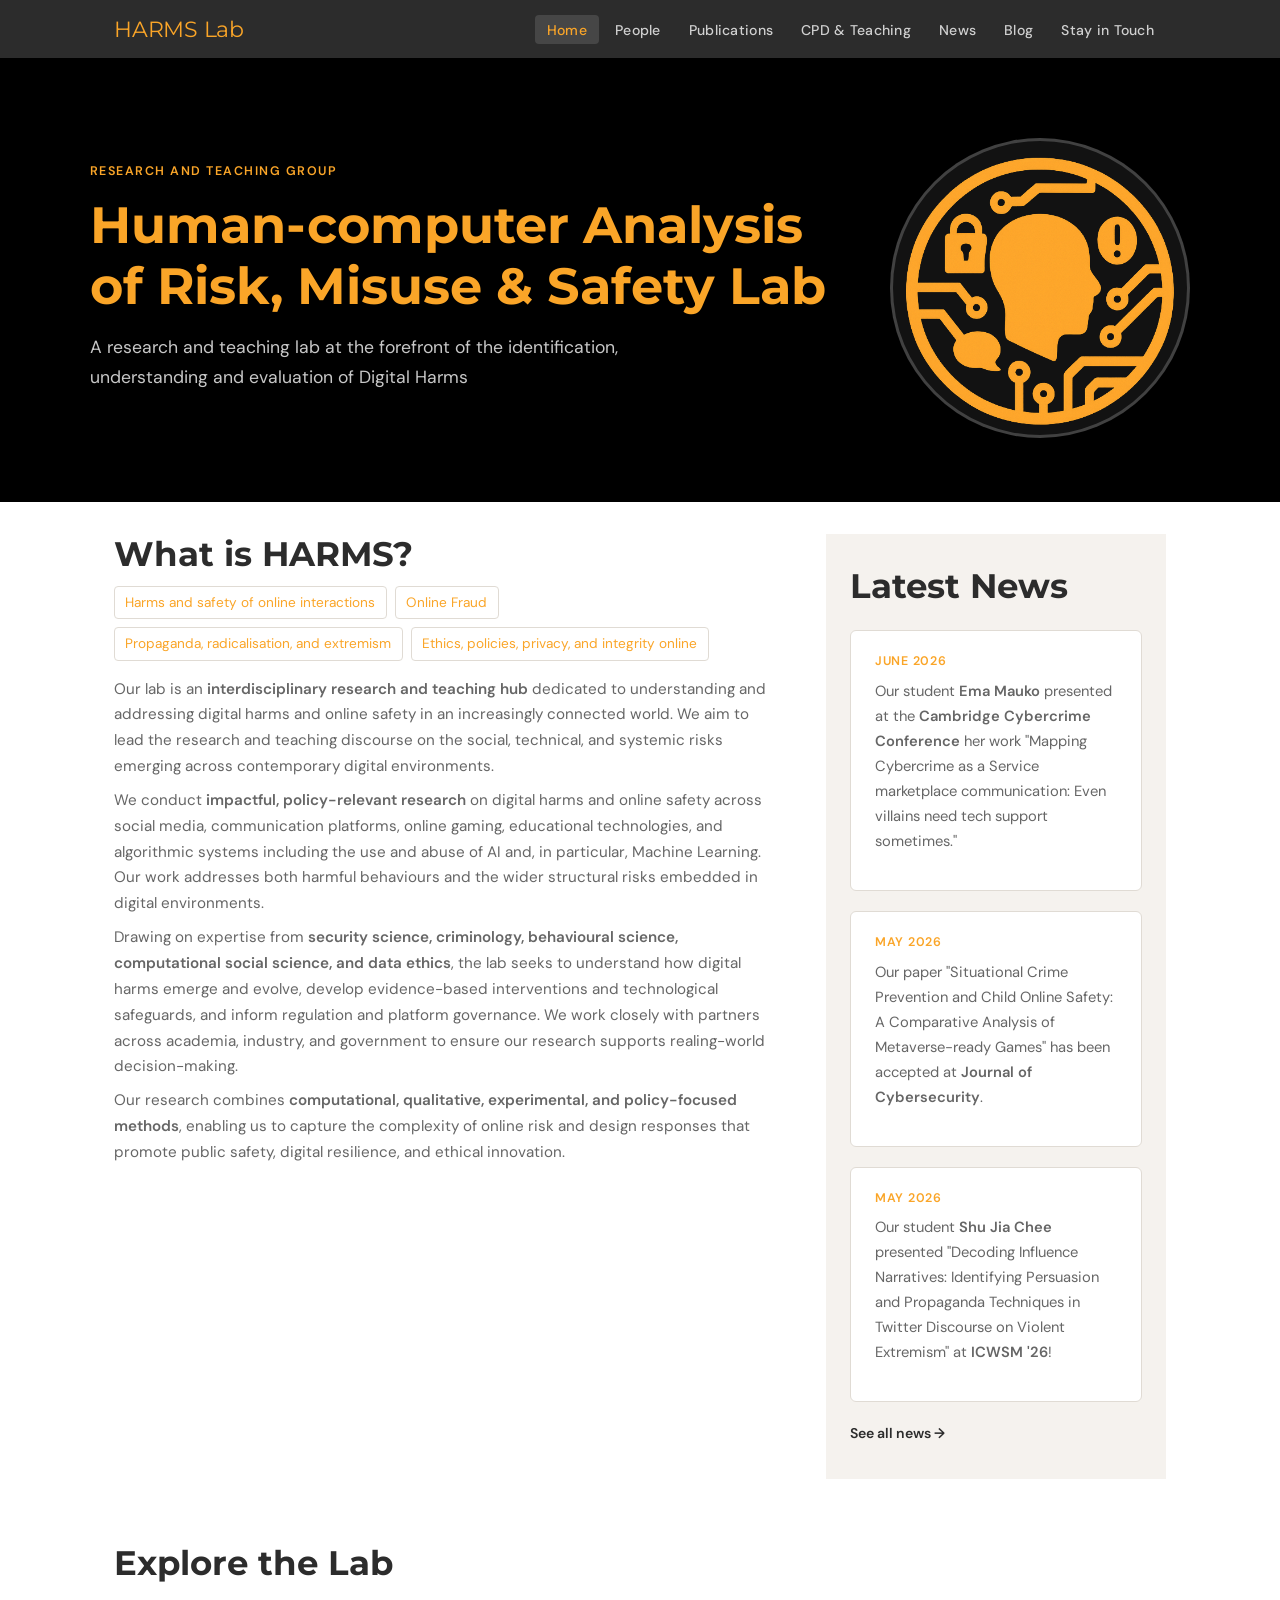
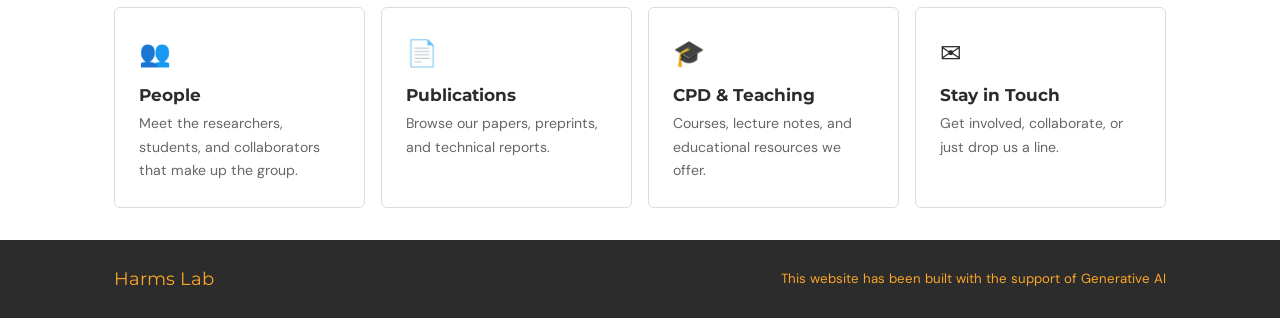
<file: index.html>
<!DOCTYPE html>
<html lang="en">
<head>
    <meta charset="UTF-8">
    <meta name="viewport" content="width=device-width, initial-scale=1.0">
    <title>Harms Lab</title>
    <link rel="preconnect" href="https://fonts.googleapis.com">
    <link rel="preconnect" href="https://fonts.gstatic.com" crossorigin>
	<link href="https://fonts.googleapis.com/css2?family=Montserrat:wght@300;400;500;700&display=swap" rel="stylesheet">
    <link href="https://fonts.googleapis.com/css2?family=DM+Serif+Display:ital@0;1&family=DM+Sans:wght@300;400;500;600&display=swap" rel="stylesheet">
    <link rel="stylesheet" href="style.css">
	<script defer src="https://umami-em-ari.vercel.app/script.js" data-website-id="93b373d1-3349-46d1-801b-556b410afc2d"></script>
</head>
<body>

    <!-- ===== NAVIGATION ===== -->
    <header class="site-header">
        <nav class="navbar">
            <a href="index.html" class="nav-logo">HARMS Lab</a>
            <ul class="nav-links">
                <li><a href="index.html" class="active">Home</a></li>
                <li><a href="people.html">People</a></li>
                <li><a href="publications.html">Publications</a></li>
                <li><a href="teaching.html">CPD & Teaching</a></li>
                <li><a href="news.html">News</a></li>
				<li><a href="blog.html">Blog</a></li>
                <li><a href="contact.html">Stay in Touch</a></li>
            </ul>
            <button class="nav-toggle" aria-label="Toggle menu">&#9776;</button>
        </nav>
    </header>

    <!-- ===== HERO ===== -->
    <main>
        <section class="hero">
            <div class="hero-inner">
                <div class="hero-text">
                    <span class="label">Research and Teaching Group</span>
                    <h1>Human-computer Analysis of Risk, Misuse & Safety Lab</h1>
                    <p class="hero-sub">
                        A research and teaching lab at the forefront of the identification, understanding and evaluation of Digital Harms
                    </p>
					<!--
                    <div class="hero-socials">
                        <a href="#" class="social-pill">Twitter</a>
                        <a href="#" class="social-pill">GitHub</a>
                        <a href="#" class="social-pill">Google Scholar</a>
                    </div>
					-->
                </div>
                <div class="hero-badge">
                    <div class="badge-ring">
                        <img src="Images/LogoHarmsCut.png" alt="Harms Lab logo">
                    </div>
                </div>
            </div>
        </section>



        <!-- ===== ABOUT ===== -->
        <section class="about section-pad">
            <div class="container two-col">
                <div class="col-text">
                    <h2>What is HARMS?</h2>
					

                    <ul class="tag-list">
						<li><a href="publications.html?filter=online-harms">Harms and safety of online interactions</a></li>
						<li><a href="publications.html?filter=online-fraud">Online Fraud</a></li>
						<li><a href="publications.html?filter=propaganda">Propaganda, radicalisation, and extremism</a></li>
						<li><a href="publications.html?filter=ethics-privacy">Ethics, policies, privacy, and integrity online</a></li>
					</ul>

					<!-- <p>
					<ul>
                            <li>Harms and safety of online interactions</li>
							<li>Online Fraud</li>
                            <li>Propaganda, radicalisation, and extremism</li>
                            <li>Ethics, privacy, and integrity online</li>
                    </ul>
					</p> -->
					
                    <p>
                        Our lab is an <strong>interdisciplinary research and teaching hub</strong> dedicated to understanding and addressing digital harms and online safety in an increasingly connected world. We aim to lead the research and teaching discourse on the social, technical, and systemic risks emerging across contemporary digital environments.
                    </p>
                    <p>
						We conduct <strong>impactful, policy-relevant research</strong> on digital harms and online safety across social media, communication platforms, online gaming, educational technologies, and algorithmic systems including the use and abuse of AI and, in particular, Machine Learning. Our work addresses both harmful behaviours and the wider structural risks embedded in digital environments.
					</p>
					<p>
						Drawing on expertise from <strong>security science, criminology, behavioural science, computational social science, and data ethics</strong>, the lab seeks to understand how digital harms emerge and evolve, develop evidence-based interventions and technological safeguards, and inform regulation and platform governance. We work closely with partners across academia, industry, and government to ensure our research supports realing-world decision-making.
					</p>
					<p>
						Our research combines <strong>computational, qualitative, experimental, and policy-focused methods</strong>, enabling us to capture the complexity of online risk and design responses that promote public safety, digital resilience, and ethical innovation.
                    </p>
					
					
                </div>
                <div class="col-aside">
				    <!-- ===== NEWS ===== -->
					<section class="news section-pad alt-bg">
						<div class="container">
							<h2>Latest News</h2>
							<div class="news-grid" id="news-list-home">
								<!-- Populated automatically by script.js from news-data.js -->
							</div>
							<a href="news.html" class="news-more-link">See all news &rarr;</a>
						</div>
					</section>
                    
                </div>
            </div>
        </section>

					<!--<div class="info-card">
                        <h3>Focus Areas</h3>
                        <ul class="tag-list">
                            <li>Harms and safety of online interactions</li>
							<li>Online Fraud</li>
                            <li>Propaganda, radicalisation, and extremism</li>
                            <li>Ethics, privacy, and integrity online</li>
                        </ul>
                    </div> -->

        <!-- ===== QUICK LINKS ===== -->
        <section class="quicklinks section-pad">
            <div class="container">
                <h2>Explore the Lab</h2>
                <div class="ql-grid">
                    <a href="people.html" class="ql-card">
                        <span class="ql-icon">👥</span>
                        <h3>People</h3>
                        <p>Meet the researchers, students, and collaborators that make up the group.</p>
                    </a>
                    <a href="publications.html" class="ql-card">
                        <span class="ql-icon">📄</span>
                        <h3>Publications</h3>
                        <p>Browse our papers, preprints, and technical reports.</p>
                    </a>
                    <a href="teaching.html" class="ql-card">
                        <span class="ql-icon">🎓</span>
                        <h3>CPD & Teaching</h3>
                        <p>Courses, lecture notes, and educational resources we offer.</p>
                    </a>
                    <a href="contact.html" class="ql-card">
                        <span class="ql-icon">✉️</span>
                        <h3>Stay in Touch</h3>
                        <p>Get involved, collaborate, or just drop us a line.</p>
                    </a>
                </div>
            </div>
        </section>
    </main>

    <footer class="site-footer">
        <div class="container footer-inner">
            <span class="footer-logo">Harms Lab</span>
            <p>This website has been built with the support of Generative AI</p>
        </div>
    </footer>

    <script src="news-data.js"></script>
    <script src="script.js"></script>
</body>
</html>
</file>
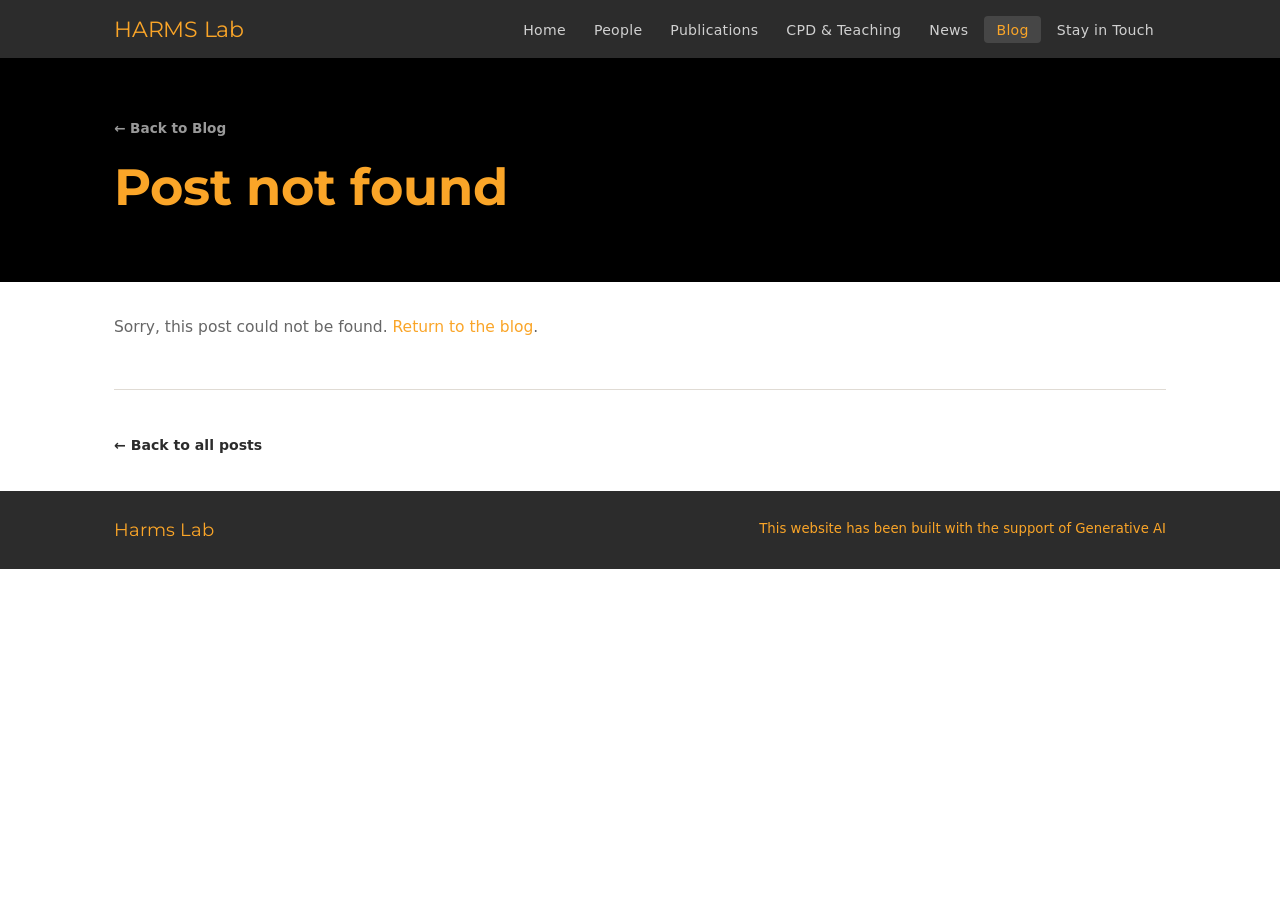
<file: blog-post.html>
<!DOCTYPE html>
<html lang="en">
<head>
    <meta charset="UTF-8">
    <meta name="viewport" content="width=device-width, initial-scale=1.0">
    <title>Blog Post · Harms Lab</title>
    <link rel="preconnect" href="https://fonts.googleapis.com">
    <link rel="preconnect" href="https://fonts.gstatic.com" crossorigin>
    <link href="https://fonts.googleapis.com/css2?family=Montserrat:wght@300;400;500;700&display=swap" rel="stylesheet">
    <link rel="stylesheet" href="style.css">
    <script defer src="https://umami-em-ari.vercel.app/script.js" data-website-id="93b373d1-3349-46d1-801b-556b410afc2d"></script>
</head>
<body>

    <header class="site-header">
        <nav class="navbar">
            <a href="index.html" class="nav-logo">HARMS Lab</a>
            <ul class="nav-links">
                <li><a href="index.html">Home</a></li>
                <li><a href="people.html">People</a></li>
                <li><a href="publications.html">Publications</a></li>
                <li><a href="teaching.html">CPD &amp; Teaching</a></li>
                <li><a href="news.html">News</a></li>
                <li><a href="blog.html" class="active">Blog</a></li>
                <li><a href="contact.html">Stay in Touch</a></li>
            </ul>
            <button class="nav-toggle" aria-label="Toggle menu">&#9776;</button>
        </nav>
    </header>

    <main>
        <section class="page-hero">
            <div class="container">
                <a href="blog.html" class="post-back">&larr; Back to Blog</a>
                <h1 id="post-title">Loading…</h1>
                <p id="post-meta"></p>
            </div>
        </section>

        <section class="section-pad">
            <div class="container">
                <article id="post-body" class="post-body">
                    <!-- Filled automatically by script.js from blog-data.js -->
                </article>
                <div class="post-footer">
                    <a href="blog.html" class="news-more-link">&larr; Back to all posts</a>
                </div>
            </div>
        </section>
    </main>

    <footer class="site-footer">
        <div class="container footer-inner">
            <span class="footer-logo">Harms Lab</span>
            <p>This website has been built with the support of Generative AI</p>
        </div>
    </footer>

    <script src="news-data.js"></script>
    <script src="blog-data.js"></script>
    <script src="script.js"></script>
</body>
</html>
</file>
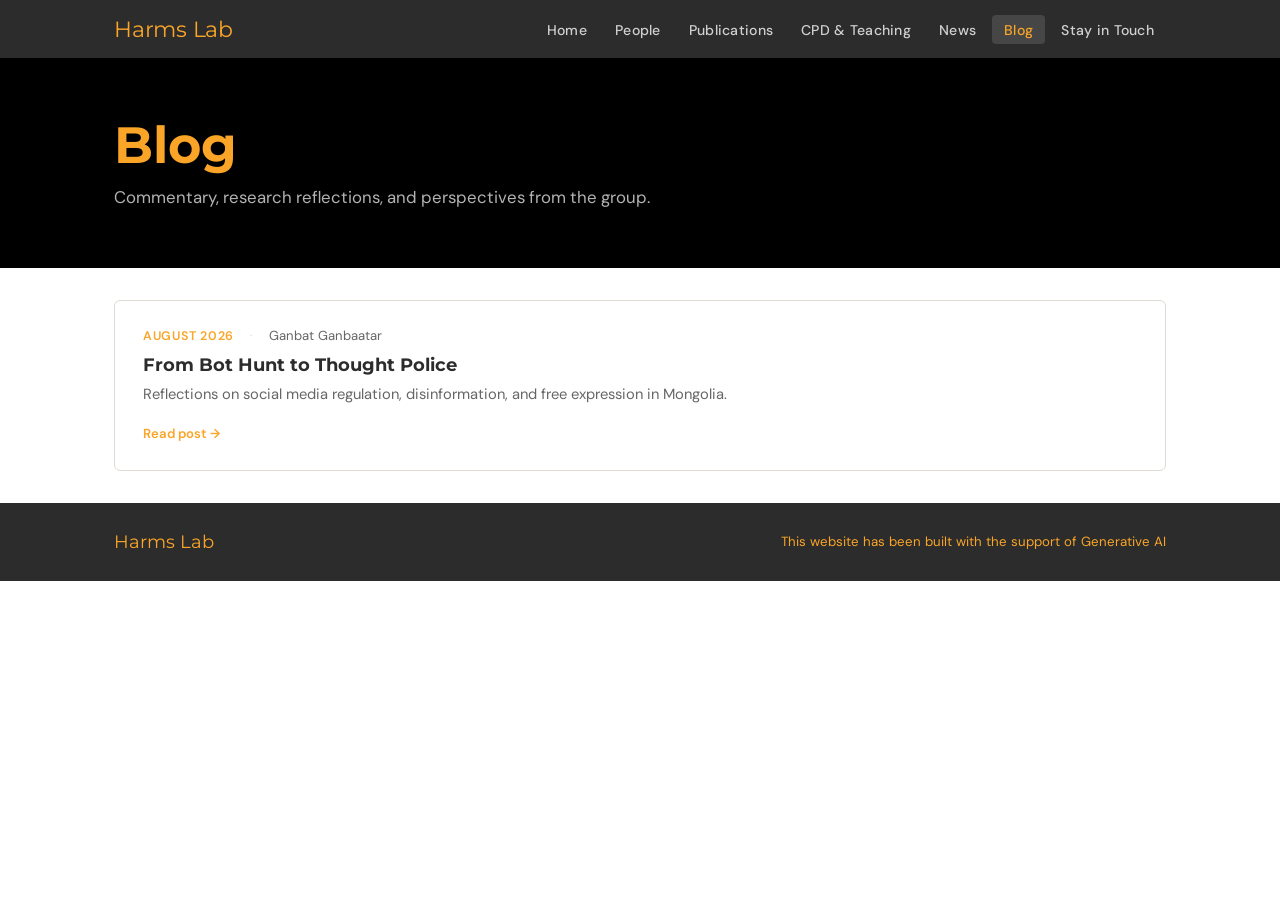
<file: blog.html>
<!DOCTYPE html>
<html lang="en">
<head>
    <meta charset="UTF-8">
    <meta name="viewport" content="width=device-width, initial-scale=1.0">
    <title>Blog · Harms Lab</title>
    <link rel="preconnect" href="https://fonts.googleapis.com">
    <link rel="preconnect" href="https://fonts.gstatic.com" crossorigin>
	<link href="https://fonts.googleapis.com/css2?family=Montserrat:wght@300;400;500;700&display=swap" rel="stylesheet">
    <link href="https://fonts.googleapis.com/css2?family=DM+Serif+Display:ital@0;1&family=DM+Sans:wght@300;400;500;600&display=swap" rel="stylesheet">
    <link rel="stylesheet" href="style.css">
    <script defer src="https://umami-em-ari.vercel.app/script.js" data-website-id="93b373d1-3349-46d1-801b-556b410afc2d"></script>
</head>
<body>

    <header class="site-header">
        <nav class="navbar">
            <a href="index.html" class="nav-logo">Harms Lab</a>
            <ul class="nav-links">
                <li><a href="index.html">Home</a></li>
                <li><a href="people.html">People</a></li>
                <li><a href="publications.html">Publications</a></li>
                <li><a href="teaching.html">CPD &amp; Teaching</a></li>
                <li><a href="news.html">News</a></li>
                <li><a href="blog.html" class="active">Blog</a></li>
                <li><a href="contact.html">Stay in Touch</a></li>
            </ul>
            <button class="nav-toggle" aria-label="Toggle menu">&#9776;</button>
        </nav>
    </header>

    <main>
        <section class="page-hero">
            <div class="container">
                <h1>Blog</h1>
                <p>Commentary, research reflections, and perspectives from the group.</p>
            </div>
        </section>

        <section class="section-pad">
            <div class="container">
                <div class="blog-list" id="blog-list">
                    <!-- Populated automatically by script.js from blog-data.js -->
                </div>
            </div>
        </section>
    </main>

    <footer class="site-footer">
        <div class="container footer-inner">
            <span class="footer-logo">Harms Lab</span>
            <p>This website has been built with the support of Generative AI</p>
        </div>
    </footer>

    <script src="news-data.js"></script>
    <script src="blog-data.js"></script>
    <script src="script.js"></script>
</body>
</html>
</file>
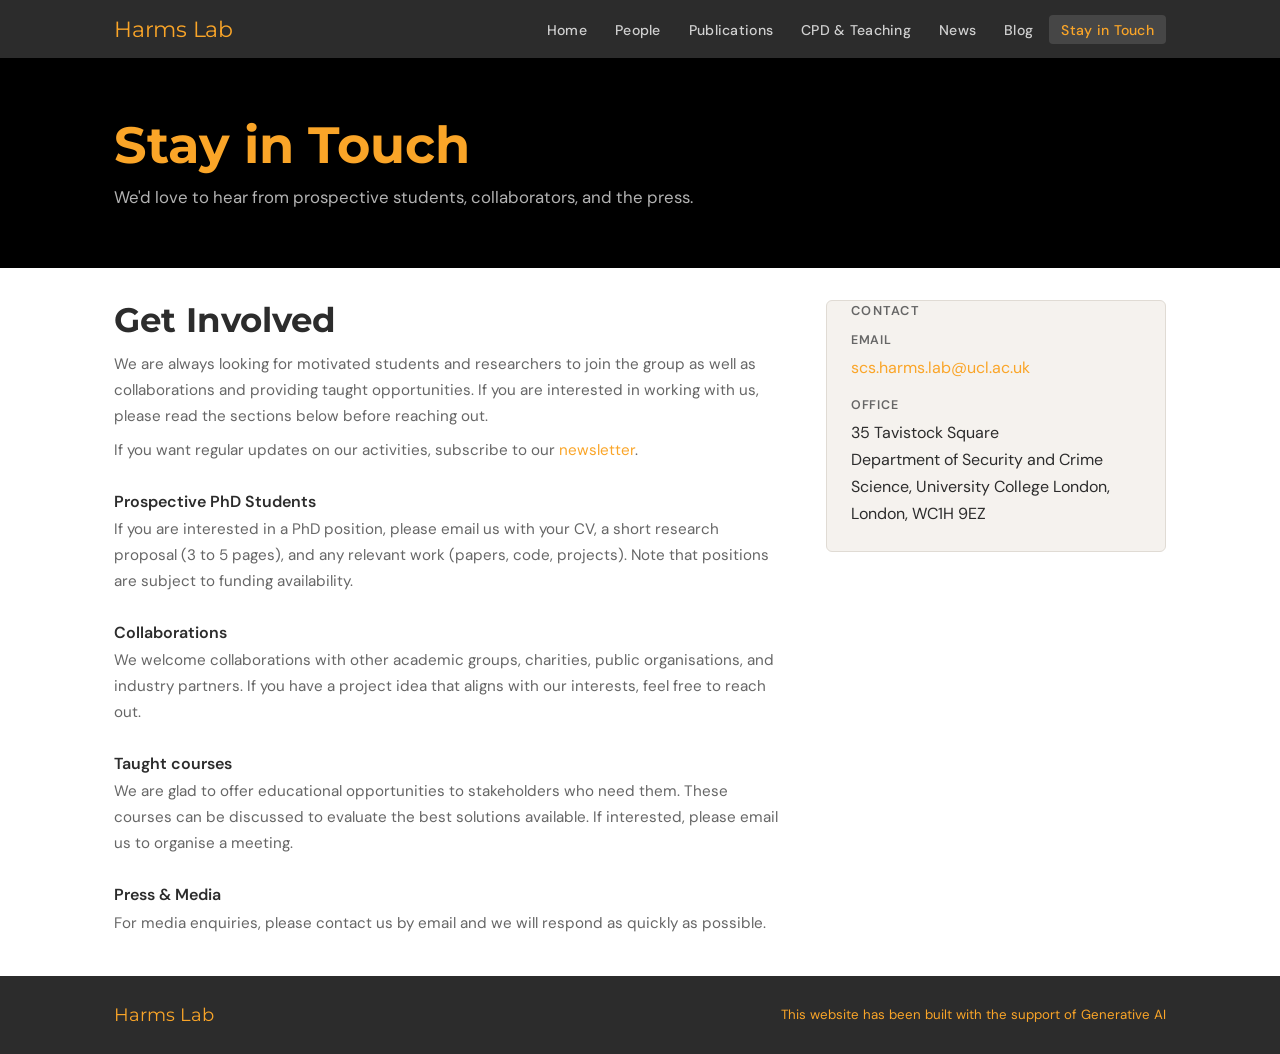
<file: contact.html>
<!DOCTYPE html>
<html lang="en">
<head>
    <meta charset="UTF-8">
    <meta name="viewport" content="width=device-width, initial-scale=1.0">
    <title>Stay in Touch · Harms Lab</title>
    <link rel="preconnect" href="https://fonts.googleapis.com">
    <link rel="preconnect" href="https://fonts.gstatic.com" crossorigin>
	<link href="https://fonts.googleapis.com/css2?family=Montserrat:wght@300;400;500;700&display=swap" rel="stylesheet">
    <link href="https://fonts.googleapis.com/css2?family=DM+Serif+Display:ital@0;1&family=DM+Sans:wght@300;400;500;600&display=swap" rel="stylesheet">
    <link rel="stylesheet" href="style.css">
	<script defer src="https://umami-em-ari.vercel.app/script.js" data-website-id="93b373d1-3349-46d1-801b-556b410afc2d"></script>
</head>
<body>

    <header class="site-header">
        <nav class="navbar">
            <a href="index.html" class="nav-logo">Harms Lab</a>
            <ul class="nav-links">
                <li><a href="index.html">Home</a></li>
                <li><a href="people.html">People</a></li>
                <li><a href="publications.html">Publications</a></li>
                <li><a href="teaching.html">CPD & Teaching</a></li>
                <li><a href="news.html">News</a></li>
				<li><a href="blog.html">Blog</a></li>
                <li><a href="contact.html" class="active">Stay in Touch</a></li>
            </ul>
            <button class="nav-toggle" aria-label="Toggle menu">&#9776;</button>
        </nav>
    </header>

    <main>
        <section class="page-hero">
            <div class="container">
                <h1>Stay in Touch</h1>
                <p>We'd love to hear from prospective students, collaborators, and the press.</p>
            </div>
        </section>

        <section class="section-pad">
            <div class="container two-col">
                <div class="col-text">

                    <h2>Get Involved</h2>
                    <p>We are always looking for motivated students and researchers to join the group as well as collaborations and providing taught opportunities. If you are interested in working with us, please read the sections below before reaching out.</p>
					<p>If you want regular updates on our activities, subscribe to our <a href="https://forms.office.com/Pages/ResponsePage.aspx?id=_oivH5ipW0yTySEKEdmlwhon1qLAUiFGnLO7OYK-ywlUOEpJUjVYSlRJVktGSkdDSzNOT0hWTzRQUi4u">newsletter</a>.</p>

                    <h3>Prospective PhD Students</h3>
                    <p>If you are interested in a PhD position, please email us with your CV, a short research proposal (3 to 5 pages), and any relevant work (papers, code, projects). Note that positions are subject to funding availability.</p>

                    <h3>Collaborations</h3>
                    <p>We welcome collaborations with other academic groups, charities, public organisations, and industry partners. If you have a project idea that aligns with our interests, feel free to reach out.</p>

					<h3>Taught courses</h3>
                    <p>We are glad to offer educational opportunities to stakeholders who need them. These courses can be discussed to evaluate the best solutions available. If interested, please email us to organise a meeting.</p>

                    <h3>Press &amp; Media</h3>
                    <p>For media enquiries, please contact us by email and we will respond as quickly as possible.</p>

                </div>
                <div class="col-aside">
                    <div class="info-card">
                        <h3>Contact</h3>
                        <ul class="contact-list">
                            <li>
                                <strong>Email</strong>
                                <a href="mailto:scs.harms.lab@ucl.ac.uk">scs.harms.lab@ucl.ac.uk</a>
                            </li>
                            <li>
                                <strong>Office</strong>
                                <span>35 Tavistock Square<br>Department of Security and Crime Science, University College London, London, WC1H 9EZ</span>
                            </li>
<!-- 
                           <li>
                                <strong>Twitter / X</strong>
                                <a href="#">@YourHandle</a>
                            </li>
                            <li>
                                <strong>GitHub</strong>
                                <a href="#">github.com/yourlab</a>
                            </li>
-->
                        </ul>
                    </div>
                </div>
            </div>
        </section>
    </main>

    <footer class="site-footer">
        <div class="container footer-inner">
            <span class="footer-logo">Harms Lab</span>
            <p>This website has been built with the support of Generative AI</p>
        </div>
    </footer>

    <script src="news-data.js"></script>
    <script src="script.js"></script>
</body>
</html>
</file>
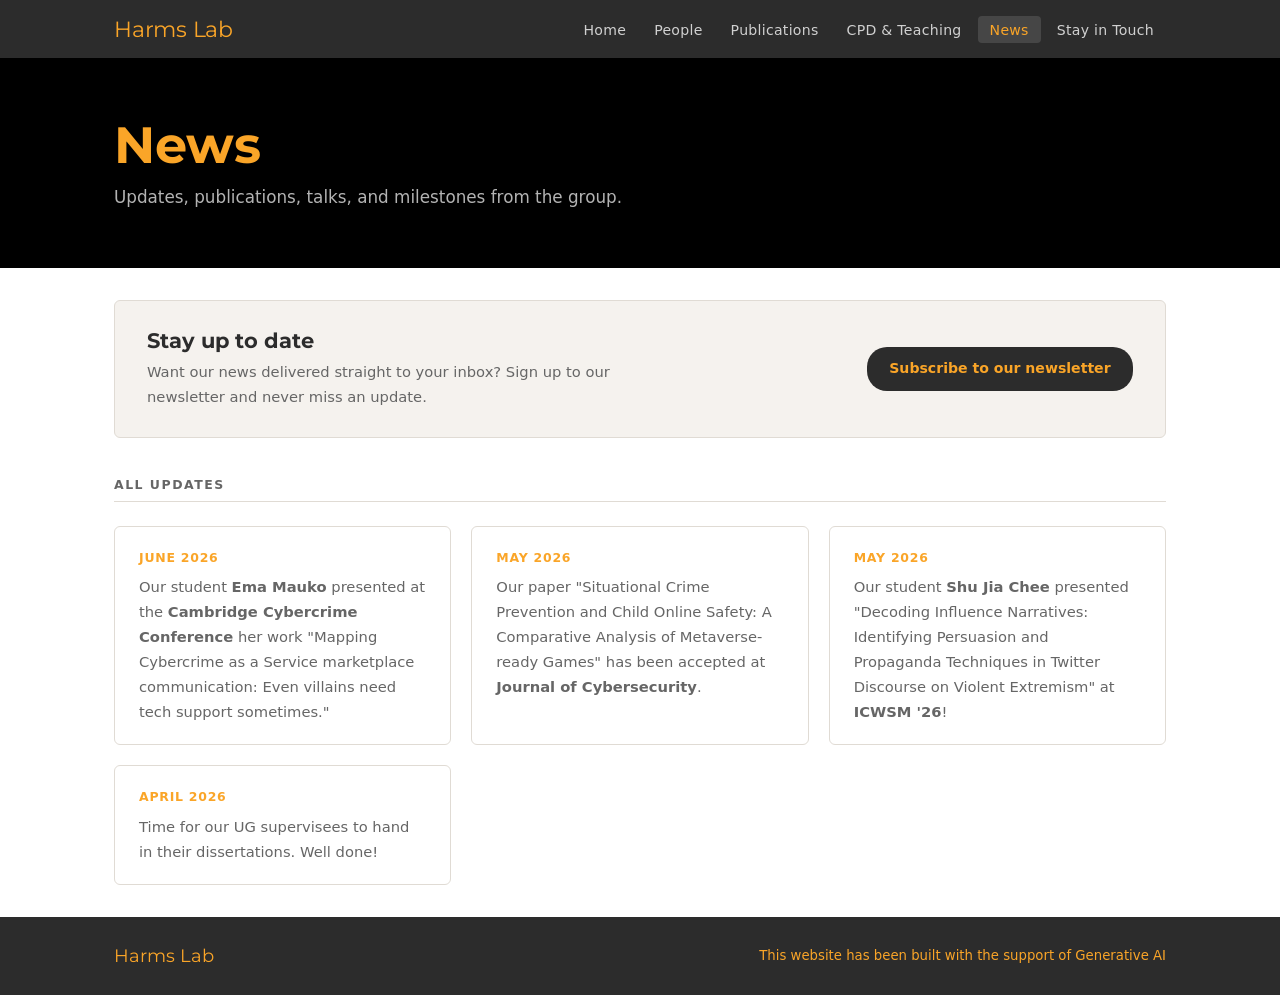
<file: news.html>
<!DOCTYPE html>
<html lang="en">
<head>
    <meta charset="UTF-8">
    <meta name="viewport" content="width=device-width, initial-scale=1.0">
    <title>News · Harms Lab</title>
    <link rel="preconnect" href="https://fonts.googleapis.com">
    <link rel="preconnect" href="https://fonts.gstatic.com" crossorigin>
    <link href="https://fonts.googleapis.com/css2?family=Montserrat:wght@300;400;500;700&display=swap" rel="stylesheet">
    <link rel="stylesheet" href="style.css">
	<script defer src="https://umami-em-ari.vercel.app/script.js" data-website-id="93b373d1-3349-46d1-801b-556b410afc2d"></script>
</head>
<body>

    <header class="site-header">
        <nav class="navbar">
            <a href="index.html" class="nav-logo">Harms Lab</a>
            <ul class="nav-links">
                <li><a href="index.html">Home</a></li>
                <li><a href="people.html">People</a></li>
                <li><a href="publications.html">Publications</a></li>
                <li><a href="teaching.html">CPD & Teaching</a></li>
                <li><a href="news.html" class="active">News</a></li>
                <li><a href="contact.html">Stay in Touch</a></li>
            </ul>
            <button class="nav-toggle" aria-label="Toggle menu">&#9776;</button>
        </nav>
    </header>

    <main>
        <section class="page-hero">
            <div class="container">
                <h1>News</h1>
                <p>Updates, publications, talks, and milestones from the group.</p>
            </div>
        </section>

        <section class="section-pad">
            <div class="container">

                <div class="newsletter-banner">
                    <div class="newsletter-text">
                        <h2>Stay up to date</h2>
                        <p>Want our news delivered straight to your inbox? Sign up to our newsletter and never miss an update.</p>
                    </div>
                    <a href="https://forms.office.com/Pages/ResponsePage.aspx?id=_oivH5ipW0yTySEKEdmlwhon1qLAUiFGnLO7OYK-ywlUOEpJUjVYSlRJVktGSkdDSzNOT0hWTzRQUi4u" class="newsletter-btn">Subscribe to our newsletter</a>
                </div>

                <h2 class="group-heading">All Updates</h2>
                <div class="news-grid" id="news-list-full">
                    <!-- Populated automatically by script.js from news-data.js -->
                </div>

            </div>
        </section>
    </main>

    <footer class="site-footer">
        <div class="container footer-inner">
            <span class="footer-logo">Harms Lab</span>
            <p>This website has been built with the support of Generative AI</p>
        </div>
    </footer>

    <script src="news-data.js"></script>
    <script src="script.js"></script>
</body>
</html>
</file>
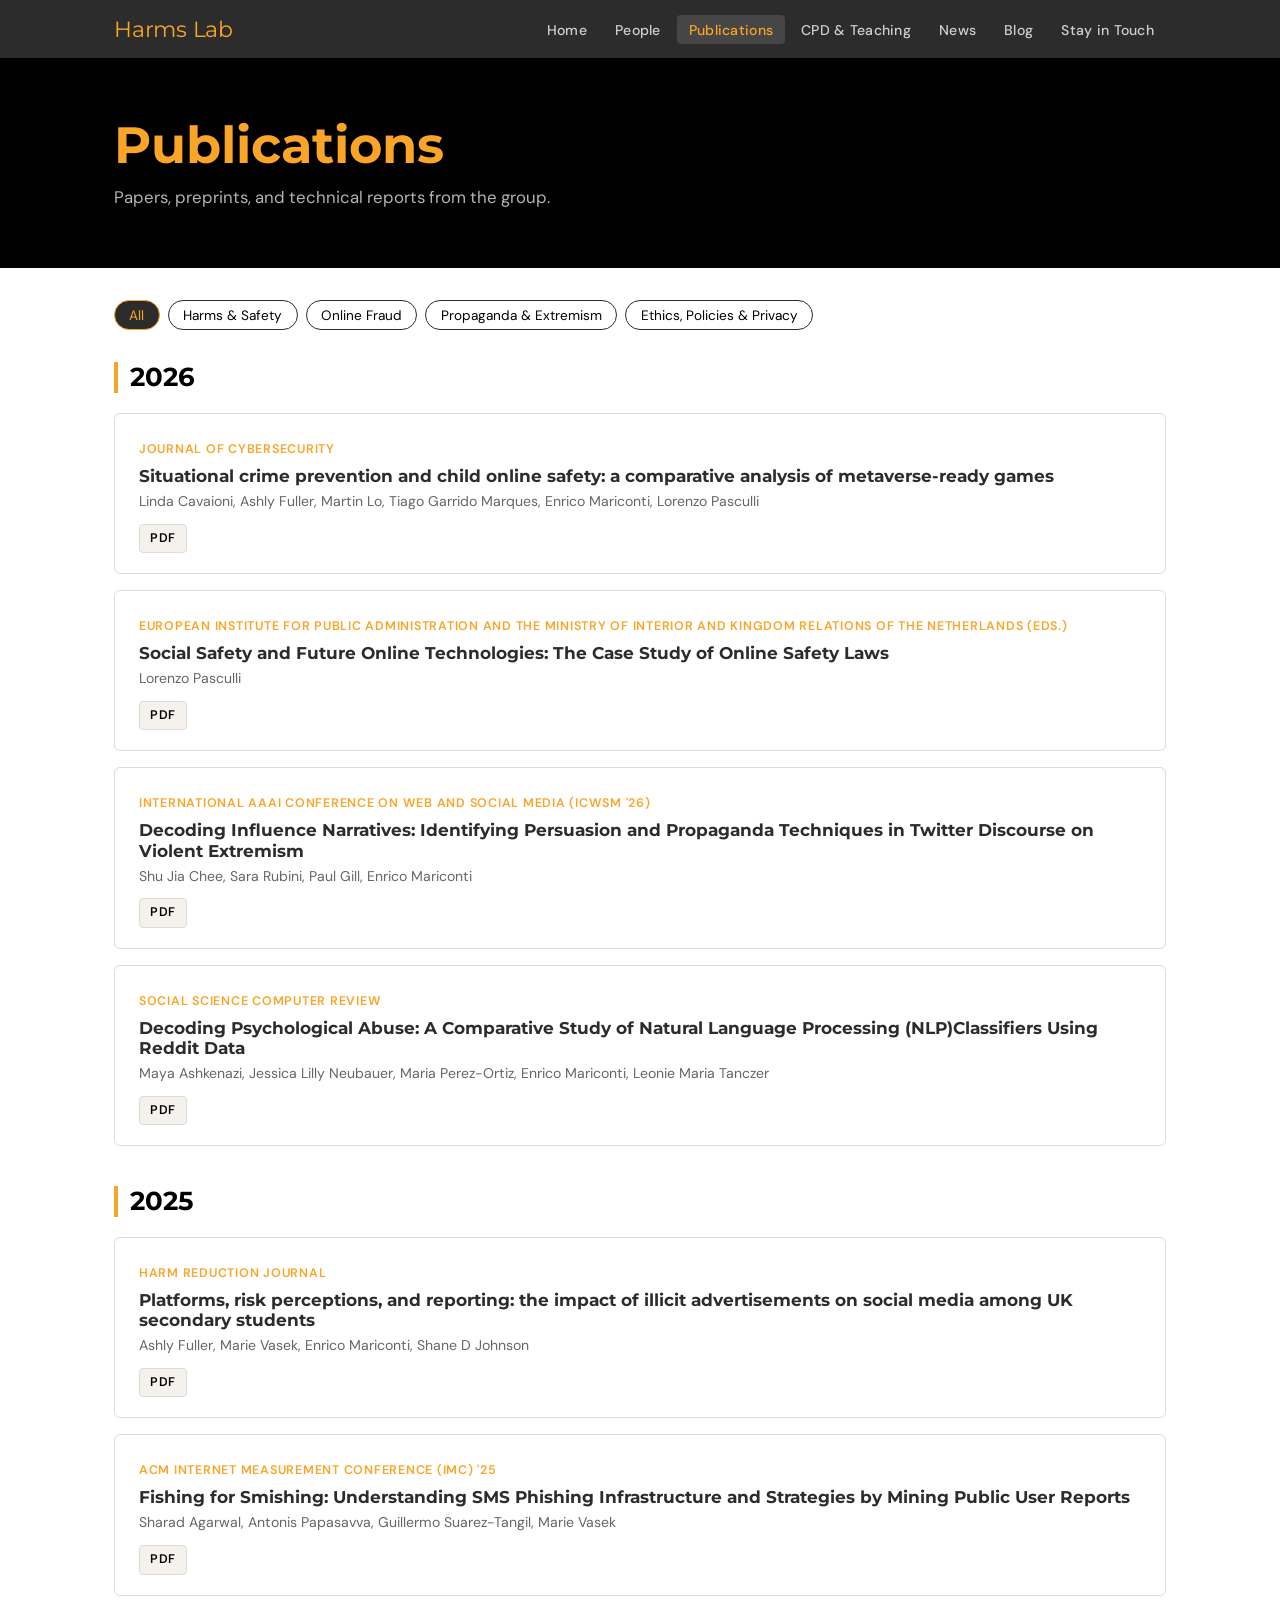
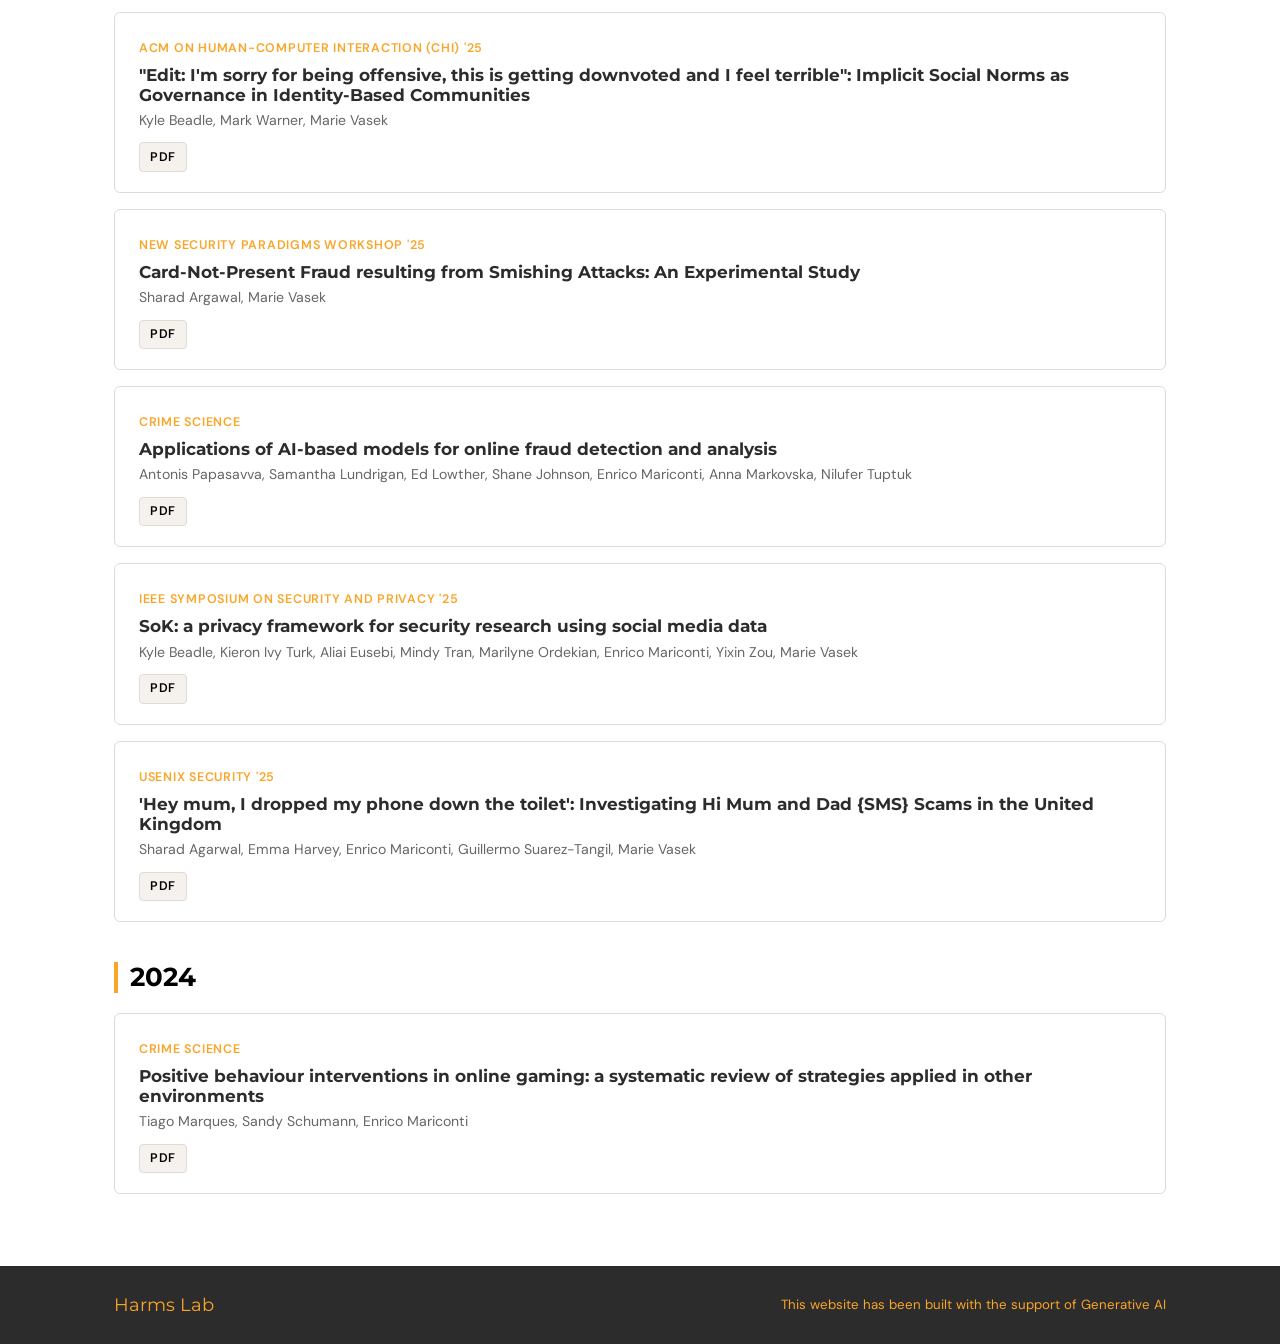
<file: publications.html>
<!DOCTYPE html>
<html lang="en">
<head>
    <meta charset="UTF-8">
    <meta name="viewport" content="width=device-width, initial-scale=1.0">
    <title>Publications · Harms Lab</title>
    <link rel="preconnect" href="https://fonts.googleapis.com">
    <link rel="preconnect" href="https://fonts.gstatic.com" crossorigin>
	<link href="https://fonts.googleapis.com/css2?family=Montserrat:wght@300;400;500;700&display=swap" rel="stylesheet">
    <link href="https://fonts.googleapis.com/css2?family=DM+Serif+Display:ital@0;1&family=DM+Sans:wght@300;400;500;600&display=swap" rel="stylesheet">
    <link rel="stylesheet" href="style.css">
	<script defer src="https://umami-em-ari.vercel.app/script.js" data-website-id="93b373d1-3349-46d1-801b-556b410afc2d"></script>
</head>
<body>

    <header class="site-header">
        <nav class="navbar">
            <a href="index.html" class="nav-logo">Harms Lab</a>
            <ul class="nav-links">
                <li><a href="index.html">Home</a></li>
                <li><a href="people.html">People</a></li>
                <li><a href="publications.html" class="active">Publications</a></li>
                <li><a href="teaching.html">CPD & Teaching</a></li>
                <li><a href="news.html">News</a></li>
				<li><a href="blog.html">Blog</a></li>
                <li><a href="contact.html">Stay in Touch</a></li>
            </ul>
            <button class="nav-toggle" aria-label="Toggle menu">&#9776;</button>
        </nav>
    </header>

    <main>
        <section class="page-hero">
            <div class="container">
                <h1>Publications</h1>
                <p>Papers, preprints, and technical reports from the group.</p>
            </div>
        </section>

        <section class="section-pad">
            <div class="container">


				<div class="filter-bar">
					<button class="filter-btn active" data-filter="all">All</button>
					<button class="filter-btn" data-filter="online-harms">Harms &amp; Safety</button>
					<button class="filter-btn" data-filter="online-fraud">Online Fraud</button>
					<button class="filter-btn" data-filter="propaganda">Propaganda &amp; Extremism</button>
					<button class="filter-btn" data-filter="ethics-privacy">Ethics, Policies &amp; Privacy</button>
				</div>

                <div class="pub-year-group">
                    <h2 class="pub-year">2026</h2>
                    <div class="pub-list">
						<article class="pub-item" data-keywords="ethics-privacy">
                            <div class="pub-meta">
                                <span class="pub-venue">Journal of Cybersecurity</span>
                            </div>
                            <h3 class="pub-title">Situational crime prevention and child online safety: a comparative analysis of metaverse-ready games</h3>
                            <p class="pub-authors">Linda Cavaioni, Ashly Fuller, Martin Lo, Tiago Garrido Marques, Enrico Mariconti, Lorenzo Pasculli</p>
                            <div class="pub-links">
                                <a href="https://academic.oup.com/cybersecurity/article-pdf/doi/10.1093/cybsec/tyag016/68502203/tyag016.pdf">PDF</a>
                            </div>
                        </article>
						<article class="pub-item" data-keywords="ethics-privacy">
                            <div class="pub-meta">
                                <span class="pub-venue">European Institute for Public Administration and The Ministry of Interior and Kingdom Relations of The Netherlands (Eds.)</span>
                            </div>
                            <h3 class="pub-title">Social Safety and Future Online Technologies: The Case Study of Online Safety Laws</h3>
                            <p class="pub-authors">Lorenzo Pasculli</p>
                            <div class="pub-links">
                                <a href="https://www.eipa.eu/wp-content/uploads/2026/02/Eipa_Benchmarking-Study_2025.pdf">PDF</a>
                            </div>
                        </article>
                        <article class="pub-item" data-keywords="propaganda">
                            <div class="pub-meta">
                                <span class="pub-venue">International AAAI Conference on Web and Social Media (ICWSM '26)</span>
                            </div>
                            <h3 class="pub-title">Decoding Influence Narratives: Identifying Persuasion and Propaganda Techniques in Twitter Discourse on Violent Extremism</h3>
                            <p class="pub-authors">Shu Jia Chee, Sara Rubini, Paul Gill, Enrico Mariconti</p>
                            <div class="pub-links">
                                <a href="https://doi.org/10.1609/icwsm.v20i1.42648">PDF</a>
                            </div>
                        </article>
                        <article class="pub-item" data-keywords="online-harms">
                            <div class="pub-meta">
                                <span class="pub-venue">Social Science Computer Review</span>
                            </div>
                            <h3 class="pub-title">Decoding Psychological Abuse: A Comparative Study of Natural Language Processing (NLP)Classifiers Using Reddit Data</h3>
                            <p class="pub-authors">Maya Ashkenazi, Jessica Lilly Neubauer, Maria Perez-Ortiz, Enrico Mariconti, Leonie Maria Tanczer</p>
                            <div class="pub-links">
                                <a href="https://journals.sagepub.com/doi/pdf/10.1177/08944393261435087">PDF</a>
                            </div>
                        </article>
                    </div>
                </div>

                <div class="pub-year-group">
                    <h2 class="pub-year">2025</h2>
                    <div class="pub-list">
						<article class="pub-item", data-keywords="online-harms">
                            <div class="pub-meta">
                                <span class="pub-venue">Harm Reduction Journal</span>
                            </div>
                            <h3 class="pub-title">Platforms, risk perceptions, and reporting: the impact of illicit advertisements on social media among UK secondary students</h3>
                            <p class="pub-authors">Ashly Fuller, Marie Vasek, Enrico Mariconti, Shane D Johnson</p>
                            <div class="pub-links">
                                <a href="https://link.springer.com/article/10.1186/s12954-025-01299-5">PDF</a>
                                
                            </div>
                        </article>
						<article class="pub-item" data-keywords="online-fraud">
                            <div class="pub-meta">
                                <span class="pub-venue">ACM Internet Measurement Conference (IMC) '25</span>
                            </div>
                            <h3 class="pub-title">Fishing for Smishing: Understanding SMS Phishing Infrastructure and Strategies by Mining Public User Reports</h3>
                            <p class="pub-authors">Sharad Agarwal, Antonis Papasavva, Guillermo Suarez-Tangil, Marie Vasek</p>
                            <div class="pub-links">
                                <a href="https://dl.acm.org/doi/pdf/10.1145/3730567.3764431">PDF</a>                            
                            </div>
                        </article>
						<article class="pub-item" data-keywords="online-harms">
                            <div class="pub-meta">
                                <span class="pub-venue">ACM on Human-Computer Interaction (CHI) '25</span>
                            </div>
                            <h3 class="pub-title">"Edit: I'm sorry for being offensive, this is getting downvoted and I feel terrible": Implicit Social Norms as Governance in Identity-Based Communities</h3>
                            <p class="pub-authors">Kyle Beadle, Mark Warner, Marie Vasek</p>
                            <div class="pub-links">
                                <a href="https://dl.acm.org/doi/pdf/10.1145/3710900">PDF</a>                                
                            </div>
                        </article>
						<article class="pub-item" data-keywords="online-fraud">
                            <div class="pub-meta">
                                <span class="pub-venue">New Security Paradigms Workshop '25</span>
                            </div>
                            <h3 class="pub-title">Card-Not-Present Fraud resulting from Smishing Attacks: An Experimental Study</h3>
                            <p class="pub-authors">Sharad Argawal, Marie Vasek</p>
                            <div class="pub-links">
                                <a href="https://dl.acm.org/doi/pdf/10.1145/3774761.3774919">PDF</a>                               
                            </div>
                        </article>
						<article class="pub-item" data-keywords="online-fraud">
                            <div class="pub-meta">
                                <span class="pub-venue">Crime Science</span>
                            </div>
                            <h3 class="pub-title">Applications of AI-based models for online fraud detection and analysis</h3>
                            <p class="pub-authors">Antonis Papasavva, Samantha Lundrigan, Ed Lowther, Shane Johnson, Enrico Mariconti, Anna Markovska, Nilufer Tuptuk</p>
                            <div class="pub-links">
                                <a href="https://link.springer.com/article/10.1186/s40163-025-00248-8">PDF</a>                         
                            </div>
                        </article>
                        <article class="pub-item" data-keywords="ethics-privacy">
                            <div class="pub-meta">
                                <span class="pub-venue">IEEE Symposium on Security and Privacy '25</span>
                            </div>
                            <h3 class="pub-title">SoK: a privacy framework for security research using social media data</h3>
                            <p class="pub-authors">Kyle Beadle, Kieron Ivy Turk, Aliai Eusebi, Mindy Tran, Marilyne Ordekian, Enrico Mariconti, Yixin Zou, Marie Vasek</p>
                            <div class="pub-links">
                                <a href="https://discovery.ucl.ac.uk/id/eprint/10207363/1/sp2025c2-final609.pdf">PDF</a>
                                
                            </div>
                        </article>
						<article class="pub-item" data-keywords="online-fraud">
                            <div class="pub-meta">
                                <span class="pub-venue">USENIX Security '25</span>
                            </div>
                            <h3 class="pub-title">'Hey mum, I dropped my phone down the toilet': Investigating Hi Mum and Dad {SMS} Scams in the United Kingdom</h3>
                            <p class="pub-authors">Sharad Agarwal, Emma Harvey, Enrico Mariconti, Guillermo Suarez-Tangil, Marie Vasek</p>
                            <div class="pub-links">
                                <a href="https://www.usenix.org/system/files/usenixsecurity25-agarwal-sharad.pdf">PDF</a>
                                
                            </div>
                        </article>
                    </div>
                </div>
				
				<div class="pub-year-group">
                    <h2 class="pub-year">2024</h2>
                    <div class="pub-list">
                        <article class="pub-item" data-keywords="online-harms">
                            <div class="pub-meta">
                                <span class="pub-venue">Crime Science</span>
                            </div>
                            <h3 class="pub-title">Positive behaviour interventions in online gaming: a systematic review of strategies applied in other environments</h3>
                            <p class="pub-authors">Tiago Marques, Sandy Schumann, Enrico Mariconti</p>
                            <div class="pub-links">
                                <a href="https://link.springer.com/article/10.1186/s40163-024-00208-8">PDF</a>
                                
                            </div>
                        </article>
                    </div>
                </div>

            </div>
        </section>
    </main>

    <footer class="site-footer">
        <div class="container footer-inner">
            <span class="footer-logo">Harms Lab</span>
            <p>This website has been built with the support of Generative AI</p>
        </div>
    </footer>

    <script src="news-data.js"></script>
    <script src="script.js"></script>
</body>
</html>
</file>
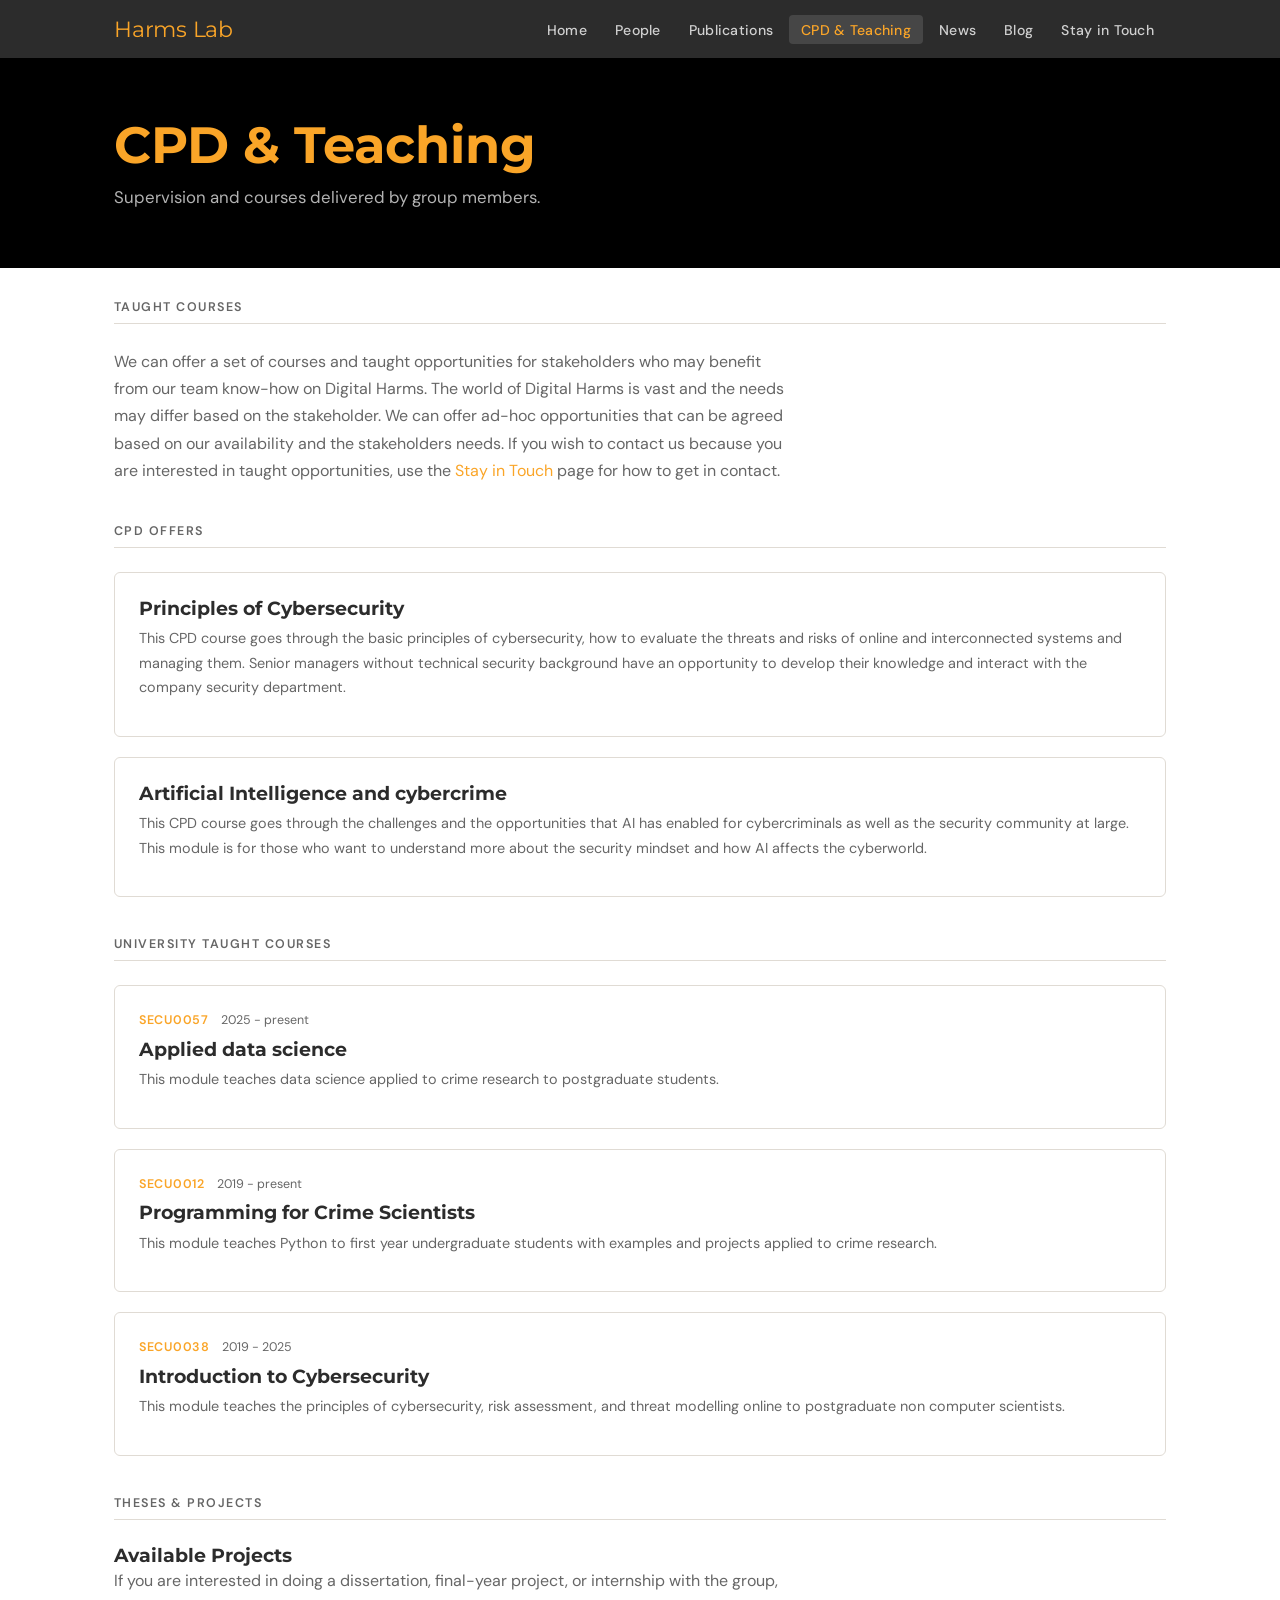
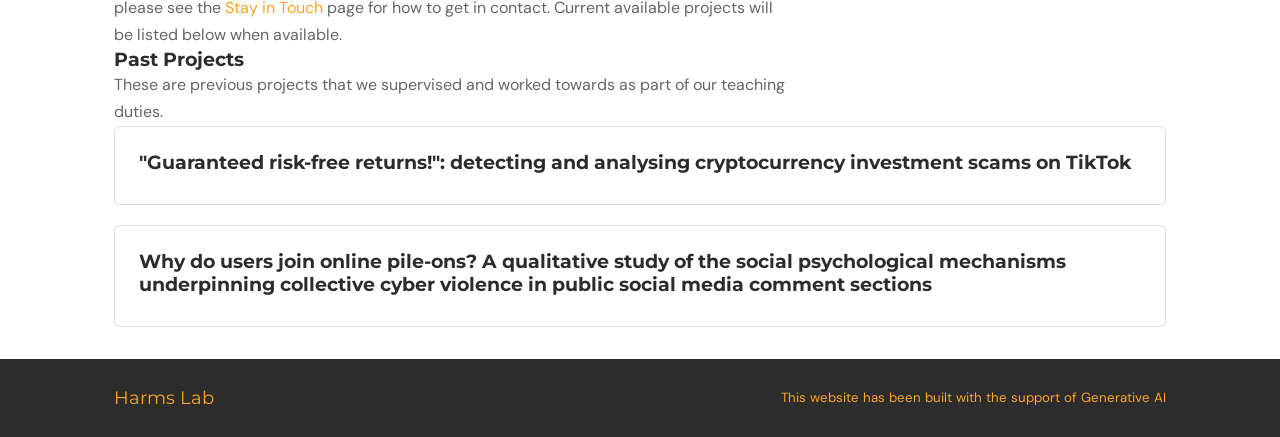
<file: teaching.html>
<!DOCTYPE html>
<html lang="en">
<head>
    <meta charset="UTF-8">
    <meta name="viewport" content="width=device-width, initial-scale=1.0">
    <title>Teaching · Harms Lab</title>
    <link rel="preconnect" href="https://fonts.googleapis.com">
    <link rel="preconnect" href="https://fonts.gstatic.com" crossorigin>
	<link href="https://fonts.googleapis.com/css2?family=Montserrat:wght@300;400;500;700&display=swap" rel="stylesheet">
    <link href="https://fonts.googleapis.com/css2?family=DM+Serif+Display:ital@0;1&family=DM+Sans:wght@300;400;500;600&display=swap" rel="stylesheet">
    <link rel="stylesheet" href="style.css">
	<script defer src="https://umami-em-ari.vercel.app/script.js" data-website-id="93b373d1-3349-46d1-801b-556b410afc2d"></script>
</head>
<body>

    <header class="site-header">
        <nav class="navbar">
            <a href="index.html" class="nav-logo">Harms Lab</a>
            <ul class="nav-links">
                <li><a href="index.html">Home</a></li>
                <li><a href="people.html">People</a></li>
                <li><a href="publications.html">Publications</a></li>
                <li><a href="teaching.html" class="active">CPD & Teaching</a></li>
                <li><a href="news.html">News</a></li>
				<li><a href="blog.html">Blog</a></li>
                <li><a href="contact.html">Stay in Touch</a></li>
            </ul>
            <button class="nav-toggle" aria-label="Toggle menu">&#9776;</button>
        </nav>
    </header>

    <main>
        <section class="page-hero">
            <div class="container">
                <h1>CPD & Teaching</h1>
                <p>Supervision and courses delivered by group members.</p>
            </div>
        </section>

        <section class="section-pad">
            <div class="container">
				<h2 class="group-heading">Taught Courses</h2>
				<p class="section-text">
					We can offer a set of courses and taught opportunities for stakeholders who may benefit from our team know-how on Digital Harms.
					The world of Digital Harms is vast and the needs may differ based on the stakeholder. We can offer ad-hoc opportunities that can be agreed based on our availability and the stakeholders needs.
                    If you wish to contact us because you are interested in taught opportunities, use the <a href="contact.html">Stay in Touch</a> page for how to get in contact.
                </p>

                <h2 class="group-heading">CPD offers</h2>
                <div class="course-list">
                    <div class="course-card">
                        <h3>Principles of Cybersecurity</h3>
                        <p>This CPD course goes through the basic principles of cybersecurity, how to evaluate the threats and risks of online and interconnected systems and managing them. Senior managers without technical security background have an opportunity to develop their knowledge and interact with the company security department.</p>
                    </div>
                    <div class="course-card">
                        <h3>Artificial Intelligence and cybercrime</h3>
                        <p>This CPD course goes through the challenges and the opportunities that AI has enabled for cybercriminals as well as the security community at large. This module is for those who want to understand more about the security mindset and how AI affects the cyberworld.</p>
                    </div>
                </div>				


                <h2 class="group-heading">University Taught Courses</h2>
                <div class="course-list">
                    <div class="course-card">
                        <div class="course-header">
                            <span class="course-code">SECU0057</span>
                            <span class="course-term">2025 - present</span>
                        </div>
                        <h3>Applied data science</h3>
                        <p>This module teaches data science applied to crime research to postgraduate students.</p>
                    </div>
                    <div class="course-card">
                        <div class="course-header">
                            <span class="course-code">SECU0012</span>
                            <span class="course-term">2019 - present</span>
                        </div>
                        <h3>Programming for Crime Scientists</h3>
                        <p>This module teaches Python to first year undergraduate students with examples and projects applied to crime research.</p>
                    </div>
                    <div class="course-card">
                        <div class="course-header">
                            <span class="course-code">SECU0038</span>
                            <span class="course-term">2019 - 2025</span>
                        </div>
                        <h3>Introduction to Cybersecurity</h3>
                        <p>This module teaches the principles of cybersecurity, risk assessment, and threat modelling online to postgraduate non computer scientists.</p>
                        <!--
						<div class="pub-links">
                            <a href="#">Syllabus</a>
                            <a href="#">Slides</a>
                        </div>
						-->
                    </div>

                </div>

                <h2 class="group-heading">Theses &amp; Projects</h2>
				<h3>Available Projects</h3>
                <p class="section-text">
                    If you are interested in doing a dissertation, final-year project, or internship with the group, please see the <a href="contact.html">Stay in Touch</a> page for how to get in contact. Current available projects will be listed below when available.
                </p>
				
				<h3>Past Projects</h3>
                <p class="section-text">
                    These are previous projects that we supervised and worked towards as part of our teaching duties.
                </p>
				<div class="course-list">
					<div class="course-card">
						<h3>"Guaranteed risk-free returns!": detecting and analysing cryptocurrency investment scams on TikTok</h3>
					</div>
					<div class="course-card">
						<h3>Why do users join online pile-ons? A qualitative study of the social psychological mechanisms underpinning collective cyber violence in public social media comment sections</h3>
					</div>
				</div>

            </div>
        </section>
    </main>

    <footer class="site-footer">
        <div class="container footer-inner">
            <span class="footer-logo">Harms Lab</span>
            <p>This website has been built with the support of Generative AI</p>
        </div>
    </footer>

    <script src="news-data.js"></script>
    <script src="script.js"></script>
</body>
</html>
</file>
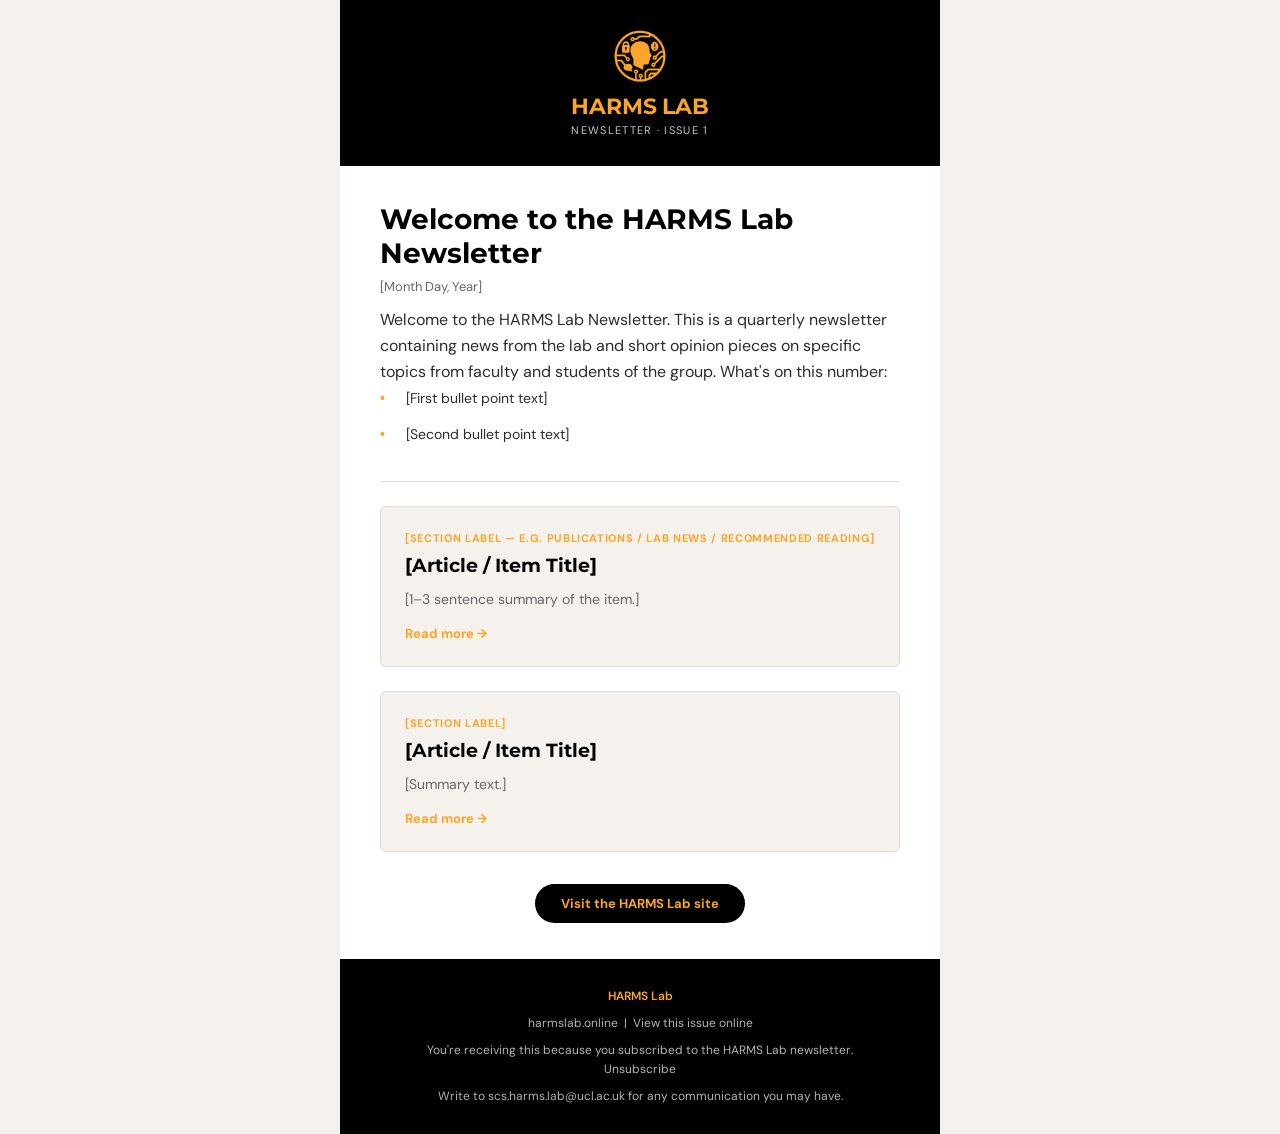
<file: Newsletters/harms-lab-newsletter-template.html>
<!--
  HARMS LAB NEWSLETTER — EMAIL TEMPLATE (matched to harmslab.online / style.css)
  ================================================================================
  Palette & fonts pulled from your site's style.css:
    --black       #000000   header / footer background
    --orangelogo  #faa528   logo, links, section labels, accents
    --sand        #f5f2ee   card backgrounds
    --border      #e0dbd4   card borders
    --text        #2c2c2c   body copy
    --muted       #666666   secondary text
    --font-display  Montserrat  (headings, logo, section labels)
    --font-body     DM Sans     (body copy)

  NOTE ON FONTS: Montserrat/DM Sans are loaded via Google Fonts <link> in the
  <head>. Apple Mail, Gmail (webmail + app), and most modern clients will
  render them correctly. Outlook desktop (Windows) ignores web fonts entirely
  and will silently fall back to Arial/Helvetica — this is expected and fine,
  it just won't be pixel-identical there. That's why every font-family
  declaration below lists a fallback stack, same as your site's CSS does.

  HOW TO USE THIS FILE:
  1. Duplicate it per issue (e.g. issue-012.html).
  2. Fill in [BRACKET] placeholders.
  3. Copy the ARTICLE BLOCK for each story.
  4. Paste the full HTML into Buttondown's raw HTML editor.
  5. Send yourself a test before sending to the list.
-->
<!DOCTYPE html>
<html xmlns="http://www.w3.org/1999/xhtml" lang="en">
<head>
  <meta charset="UTF-8">
  <meta name="viewport" content="width=device-width, initial-scale=1.0">
  <meta http-equiv="X-UA-Compatible" content="IE=edge">
  <title>#1 — HARMS Lab Newsletter</title>

  <!-- Web fonts to match harmslab.online (best-effort; see note above) -->
  <link rel="preconnect" href="https://fonts.googleapis.com">
  <link href="https://fonts.googleapis.com/css2?family=Montserrat:wght@600;700;800&family=DM+Sans:wght@400;500;700&display=swap" rel="stylesheet">

  <!--[if mso]>
  <noscript>
    <xml>
      <o:OfficeDocumentSettings>
        <o:PixelsPerInch>96</o:PixelsPerInch>
      </o:OfficeDocumentSettings>
    </xml>
  </noscript>
  <style>
    /* Outlook desktop can't do Montserrat/DM Sans — force clean fallbacks */
    .font-display { font-family: Arial, Helvetica, sans-serif !important; }
    .font-body { font-family: Arial, Helvetica, sans-serif !important; }
  </style>
  <![endif]-->

  <style>
    body, table, td, a { -webkit-text-size-adjust: 100%; -ms-text-size-adjust: 100%; }
    table, td { mso-table-lspace: 0pt; mso-table-rspace: 0pt; }
    img { -ms-interpolation-mode: bicubic; border: 0; height: auto; line-height: 100%; outline: none; text-decoration: none; }
    body { margin: 0; padding: 0; width: 100% !important; height: 100% !important; }

    a { color: #faa528; text-decoration: none; }

    @media only screen and (max-width: 620px) {
      .email-container { width: 100% !important; }
      .mobile-padding { padding-left: 20px !important; padding-right: 20px !important; }
      h1.headline { font-size: 24px !important; line-height: 30px !important; }
    }
  </style>
</head>
<body style="margin:0; padding:0; background-color:#f5f2ee;">

  <!-- Preheader: shows in inbox preview, hidden in body -->
  <div style="display:none; max-height:0; overflow:hidden; mso-hide:all;">
    [ONE-LINE PREVIEW TEXT]
  </div>

  <center style="width:100%; background-color:#f5f2ee;">
    <!--[if mso]>
    <table role="presentation" width="600" align="center" cellpadding="0" cellspacing="0" border="0">
    <tr><td>
    <![endif]-->

    <table role="presentation" class="email-container" width="600" align="center" cellpadding="0" cellspacing="0" border="0"
           style="width:600px; max-width:600px; margin:0 auto; background-color:#ffffff;">

      <!-- ============ HEADER (matches .site-header / .nav-logo: black bar, orange logo) ============ -->
      <tr>
        <td class="mobile-padding" style="padding:28px 40px; background-color:#000000;" align="center">
          <!-- Logo: host this file (see hosting instructions in chat) and swap the src below -->
          <img src="../Images/LogoHarmsEmail.png"
               width="56" height="55" alt="HARMS Lab"
               style="display:block; margin:0 auto 10px auto; width:56px; height:55px;">
          <span class="font-display" style="font-family:'Montserrat', Arial, Helvetica, sans-serif; font-size:22px; letter-spacing:-0.01em; color:#faa528; font-weight:700;">
            HARMS LAB
          </span>
          <br>
          <span class="font-body" style="font-family:'DM Sans', Arial, Helvetica, sans-serif; font-size:11px; letter-spacing:0.12em; color:rgba(255,255,255,0.78); text-transform:uppercase;">
            Newsletter &middot; Issue 1
          </span>
        </td>
      </tr>

      <!-- ============ ISSUE TITLE / INTRO ============ -->
      <tr>
        <td class="mobile-padding" style="padding:36px 40px 12px 40px;">
          <h1 class="headline font-display" style="margin:0 0 8px 0; font-family:'Montserrat', Arial, Helvetica, sans-serif; font-weight:700; font-size:28px; line-height:34px; color:#000000;">
            Welcome to the HARMS Lab Newsletter
          </h1>
          <p class="font-body" style="margin:0; font-family:'DM Sans', Arial, Helvetica, sans-serif; font-size:13px; color:#666666;">
            [Month Day, Year]
          </p>
        </td>
      </tr>

      <tr>
        <td class="mobile-padding font-body" style="padding:0 40px 24px 40px; font-family:'DM Sans', Arial, Helvetica, sans-serif; font-size:16px; line-height:26px; color:#2c2c2c;">
          Welcome to the HARMS Lab Newsletter. This is a quarterly newsletter containing news from the lab and short opinion pieces on specific topics from faculty and students of the group. What's on this number:
		  <table role="presentation" width="100%" cellpadding="0" cellspacing="0" border="0">
			<tr>
				<td width="18" valign="top" style="padding:0 8px 10px 0;">
				<span style="font-family:Arial, Helvetica, sans-serif; font-size:14px; color:#faa528; font-weight:700;">&bull;</span>
				</td>
				<td style="padding:0 0 10px 0; font-family:'DM Sans', Arial, Helvetica, sans-serif; font-size:14px; line-height:22px; color:#2c2c2c;">
					[First bullet point text]
				</td>
			</tr>
			<tr>
				<td width="18" valign="top" style="padding:0 8px 10px 0;">
	 			<span style="font-family:Arial, Helvetica, sans-serif; font-size:14px; color:#faa528; font-weight:700;">&bull;</span>
				</td>
				<td style="padding:0 0 10px 0; font-family:'DM Sans', Arial, Helvetica, sans-serif; font-size:14px; line-height:22px; color:#2c2c2c;">
					[Second bullet point text]
				</td>
			</tr>
		 </table>
        </td>
      </tr>

      <tr>
        <td style="padding:0 40px;">
          <hr style="border:none; border-top:1px solid #e0dbd4; margin:0;">
        </td>
      </tr>

      <!-- ============ ARTICLE BLOCK (card style matches .news-card / .pub-item) — repeat per story ============ -->
      <tr>
        <td class="mobile-padding" style="padding:24px 40px;">
          <table role="presentation" width="100%" cellpadding="0" cellspacing="0" border="0"
                 style="background-color:#f5f2ee; border:1px solid #e0dbd4; border-radius:6px;">
            <tr>
              <td style="padding:24px;">
                <p class="font-body" style="margin:0 0 8px 0; font-family:'DM Sans', Arial, Helvetica, sans-serif; font-size:11px; font-weight:700; letter-spacing:0.06em; text-transform:uppercase; color:#faa528;">
                  [Section Label — e.g. Publications / Lab News / Recommended Reading]
                </p>
                <h2 class="font-display" style="margin:0 0 10px 0; font-family:'Montserrat', Arial, Helvetica, sans-serif; font-weight:700; font-size:19px; line-height:25px; color:#000000;">
                  <a href="[LINK URL]" style="color:#000000; text-decoration:none;">[Article / Item Title]</a>
                </h2>
                <p class="font-body" style="margin:0 0 14px 0; font-family:'DM Sans', Arial, Helvetica, sans-serif; font-size:14px; line-height:22px; color:#666666;">
                  [1–3 sentence summary of the item.]
                </p>
                <a href="[LINK URL]" class="font-body" style="font-family:'DM Sans', Arial, Helvetica, sans-serif; font-size:13px; font-weight:700; color:#faa528;">
                  Read more &rarr;
                </a>
              </td>
            </tr>
          </table>
        </td>
      </tr>
      <!-- ============ END ARTICLE BLOCK — copy from here up for the next item ============ -->

      <!-- ============ SECOND ARTICLE BLOCK (example) ============ -->
      <tr>
        <td class="mobile-padding" style="padding:0 40px 24px 40px;">
          <table role="presentation" width="100%" cellpadding="0" cellspacing="0" border="0"
                 style="background-color:#f5f2ee; border:1px solid #e0dbd4; border-radius:6px;">
            <tr>
              <td style="padding:24px;">
                <p class="font-body" style="margin:0 0 8px 0; font-family:'DM Sans', Arial, Helvetica, sans-serif; font-size:11px; font-weight:700; letter-spacing:0.06em; text-transform:uppercase; color:#faa528;">
                  [Section Label]
                </p>
                <h2 class="font-display" style="margin:0 0 10px 0; font-family:'Montserrat', Arial, Helvetica, sans-serif; font-weight:700; font-size:19px; line-height:25px; color:#000000;">
                  <a href="[LINK URL]" style="color:#000000; text-decoration:none;">[Article / Item Title]</a>
                </h2>
                <p class="font-body" style="margin:0 0 14px 0; font-family:'DM Sans', Arial, Helvetica, sans-serif; font-size:14px; line-height:22px; color:#666666;">
                  [Summary text.]
                </p>
                <a href="[LINK URL]" class="font-body" style="font-family:'DM Sans', Arial, Helvetica, sans-serif; font-size:13px; font-weight:700; color:#faa528;">
                  Read more &rarr;
                </a>
              </td>
            </tr>
          </table>
        </td>
      </tr>

      <!-- ============ CTA BUTTON (matches .newsletter-btn: black pill, orange text) ============ -->
      <tr>
        <td class="mobile-padding" align="center" style="padding:8px 40px 36px 40px;">
          <table role="presentation" cellpadding="0" cellspacing="0" border="0">
            <tr>
              <td align="center" style="border-radius:20px; background-color:#000000;">
                <a href="https://harmslab.online" target="_blank" class="font-body"
                   style="display:inline-block; padding:11px 26px; font-family:'DM Sans', Arial, Helvetica, sans-serif; font-size:13px; font-weight:700; color:#faa528; text-decoration:none; border-radius:20px;">
                  Visit the HARMS Lab site
                </a>
              </td>
            </tr>
          </table>
        </td>
      </tr>

      <!-- ============ FOOTER (matches .site-footer: black bg, orange text) ============ -->
      <tr>
        <td class="mobile-padding" style="padding:28px 40px; background-color:#000000; font-family:'DM Sans', Arial, Helvetica, sans-serif; font-size:12px; line-height:19px; color:rgba(255,255,255,0.7);" align="center">
          <p class="font-body" style="margin:0 0 8px 0; color:#faa528; font-weight:600;">
            HARMS Lab
          </p>
          <p style="margin:0 0 8px 0;">
            <a href="https://harmslab.online" style="color:rgba(255,255,255,0.7);">harmslab.online</a>
            &nbsp;|&nbsp;
            <a href="[ARCHIVE URL FOR THIS ISSUE]" style="color:rgba(255,255,255,0.7);">View this issue online</a>
          </p>
          <p style="margin:0 0 8px 0;">
            You're receiving this because you subscribed to the HARMS Lab newsletter.
            <br>
            <a href="{{unsubscribe_url}}" style="color:rgba(255,255,255,0.7);">Unsubscribe</a>
          </p>
          <p style="margin:0;">
            Write to <a href="mailto:scs.harms.lab@ucl.ac.uk" style="color:rgba(255,255,255,0.7);">scs.harms.lab@ucl.ac.uk</a> for any communication you may have.
          </p>
        </td>
      </tr>

    </table>

    <!--[if mso]>
    </td></tr>
    </table>
    <![endif]-->
  </center>
</body>
</html>
</file>
<file: style.css>
/* =============================================
   YourLab · Shared Stylesheet
   Inspired by academic lab sites (iDRAMA style)
   Inspired by academic lab sites (iDRAMA style)
   ============================================= */

/* ---------- CSS Variables ---------- */
:root {
    --navy:     	#1a2240;
    --navy-mid: 	#243057;
    --accent:   	#c0392b;       /* a warm academic red */
    --accent-lt:	#e8d5d3;
    --sand:     	#f5f2ee;
    --white:    	#ffffff;
    --text:     	#2c2c2c;
    --muted:    	#666666;
    --border:   	#e0dbd4;
	--orangelogo:	#faa528;
	--black:		#000000;

    --font-display: 'Montserrat', sans-serif;
    --font-body:    'DM Sans', system-ui, sans-serif;

    --max-w:    1100px;
    --radius:   6px;
    --transition: 0.2s ease;
}

/* ---------- Reset & Base ---------- */
*, *::before, *::after { box-sizing: border-box; margin: 0; padding: 0; }

html { scroll-behavior: smooth; }

body {
    font-family: var(--font-body);
    font-size: 1rem;
    line-height: 1.7;
    color: var(--text);
    background: var(--white);
}

a {
    color: var(--orangelogo);
    text-decoration: none;
    transition: opacity var(--transition);
}
a:hover { opacity: 0.75; }

h1, h2, h3 { font-family: var(--font-display); line-height: 1.2; }
h1 { font-size: clamp(2rem, 5vw, 3.2rem); }
h2 { font-size: clamp(1.5rem, 3vw, 2.1rem); }
h3 { font-size: 1.2rem; }

em { font-style: italic; }
strong { font-weight: 600; }

img { max-width: 100%; display: block; }

/* ---------- Utilities ---------- */
.container {
    max-width: var(--max-w);
    margin: 0 auto;
    padding: 0 1.5rem;
}

.section-pad { padding: 2rem 0; }
.alt-bg { background: var(--sand); }

.two-col {
    display: grid;
    grid-template-columns: 1fr 340px;
    gap: 3rem;
    align-items: start;
}

.section-text { max-width: 680px; color: var(--muted); }

/* ---------- Navigation ---------- */
.site-header {
    position: sticky;
    top: 0;
    z-index: 100;
    background: var(--text);
    box-shadow: 0 2px 12px rgba(0,0,0,0.18);
}

.navbar {
    display: flex;
    align-items: center;
    gap: 2rem;
    max-width: var(--max-w);
    margin: 0 auto;
    padding: 0 1.5rem;
    height: 58px;
}

.nav-logo {
    font-family: var(--font-display);
    font-size: 1.4rem;
    color: var(--orangelogo);
    letter-spacing: -0.01em;
    margin-right: auto;
    opacity: 1;
}
.nav-logo:hover { opacity: 0.85; }

.nav-links {
    list-style: none;
    display: flex;
    gap: 0.25rem;
}

.nav-links a {
    color: rgba(255,255,255,0.78);
    font-size: 0.88rem;
    font-weight: 500;
    letter-spacing: 0.02em;
    padding: 0.35rem 0.75rem;
    border-radius: 4px;
    transition: background var(--transition), color var(--transition);
}
.nav-links a:hover,
.nav-links a.active {
    background: rgba(255,255,255,0.12);
    color: var(--orangelogo);
    opacity: 1;
}

.nav-toggle {
    display: none;
    background: none;
    border: none;
    color: orangelogo;
    font-size: 1.4rem;
    cursor: pointer;
}

/* ---------- Hero (Home) ---------- */
.hero {
    background: var(--black);
    color: var(--orangelogo);
    padding: 5rem 1.5rem 4rem;
}

.hero-inner {
    max-width: var(--max-w);
    margin: 0 auto;
    display: flex;
    align-items: center;
    gap: 3rem;
}

.hero-text { flex: 1; }

.label {
    display: inline-block;
    font-size: 0.78rem;
    font-weight: 600;
    letter-spacing: 0.12em;
    text-transform: uppercase;
    color: var(--orangelogo);
    margin-bottom: 0.75rem;
}

.hero h1 { color: var(--orangelogo); margin-bottom: 1rem; }

.hero-sub {
    font-size: 1.1rem;
    color: rgba(255,255,255,0.78);
    max-width: 560px;
    margin-bottom: 1.75rem;
}

.hero-socials { display: flex; gap: 0.6rem; flex-wrap: wrap; }

.social-pill {
    border: 1px solid rgba(255,255,255,0.3);
    color: var(--orangelogo);
    padding: 0.3rem 0.9rem;
    border-radius: 20px;
    font-size: 0.82rem;
    font-weight: 500;
    transition: border-color var(--transition), background var(--transition);
}
.social-pill:hover {
    border-color: var(--orangelogo);
    background: rgba(255,255,255,0.1);
    opacity: 1;
}

.hero-badge {
    flex-shrink: 0;
}
.badge-ring {
    width: 300px;
    height: 300px;
    border-radius: 50%;
    border: 3px solid rgba(255,255,255,0.2);
    background: rgba(255,255,255,0.07);
    display: flex;
    align-items: center;
    justify-content: center;
    font-family: var(--font-display);
    font-size: 2rem;
    color: rgba(255,255,255,0.5);
    letter-spacing: -0.02em;
}

/* ---------- Page Hero (inner pages) ---------- */
.page-hero {
    background: var(--black);
    color: var(--white);
    padding: 3.5rem 1.5rem;
}
.page-hero h1 { color: var(--orangelogo); margin-bottom: 0.5rem; }
.page-hero p { color: rgba(255,255,255,0.7); font-size: 1.05rem; }

/* ---------- About ---------- */
.about h2 { margin-bottom: 1rem; }
.about p { color: var(--muted); margin-bottom: 1rem; }

/* ---------- Info Card (sidebar) ---------- */
.info-card {
    background: var(--sand);
    border: 1px solid var(--border);
    border-radius: var(--radius);
    padding: 1.5rem;
	padding-top: 0.1rem;
	/*width: fit-content*/
}
.info-card h3 {
    font-family: var(--font-body);
    font-size: 0.8rem;
    font-weight: 600;
    letter-spacing: 0.1em;
    text-transform: uppercase;
    color: var(--muted);
    margin-bottom: 0.75rem;
}

.tag-list {
    list-style: none;
    display: flex;
    flex-wrap: wrap;
    gap: 0.5rem;
    margin-bottom: 1rem;
}
.tag-list li {
    background: var(--white);
    border: 1px solid var(--border);
    border-radius: 4px;
    padding: 0.25rem 0.65rem;
    font-size: 0.85rem;
    color: var(--text);
	display: flex;
	width: fit-content
}



/* ---------- News ---------- */
.news h2 { margin-bottom: 1.5rem; }
.news-grid {
    display: grid;
    grid-template-columns: repeat(auto-fill, minmax(280px, 1fr));
    gap: 1.25rem;
}
.news-card {
    background: var(--white);
    border: 1px solid var(--border);
    border-radius: var(--radius);
    padding: 1.25rem 1.5rem;
}
.news-card time {
    display: block;
    font-size: 0.78rem;
    font-weight: 600;
    letter-spacing: 0.06em;
    text-transform: uppercase;
    color: var(--orangelogo);
    margin-bottom: 0.4rem;
}
.news-card p { color: var(--muted); font-size: 0.92rem; }

.news-more-link {
    display: inline-block;
    margin-top: 1.25rem;
    font-size: 0.88rem;
    font-weight: 600;
    color: var(--text);
}
.news-more-link:hover { color: var(--orangelogo); opacity: 1; }

/* ---------- Newsletter Banner (News page) ---------- */
.newsletter-banner {
    display: flex;
    align-items: center;
    justify-content: space-between;
    gap: 1.5rem;
    flex-wrap: wrap;
    background: var(--sand);
    border: 1px solid var(--border);
    border-radius: var(--radius);
    padding: 1.75rem 2rem;
    margin-bottom: 2.5rem;
}
.newsletter-text h2 { font-size: 1.3rem; margin-bottom: 0.3rem; }
.newsletter-text p { color: var(--muted); font-size: 0.92rem; max-width: 480px; margin: 0; }

.newsletter-btn {
    flex-shrink: 0;
    background: var(--text);
    color: var(--orangelogo);
    font-weight: 600;
    font-size: 0.88rem;
    padding: 0.65rem 1.4rem;
    border-radius: 20px;
    white-space: nowrap;
    transition: opacity var(--transition);
}
.newsletter-btn:hover { opacity: 0.85; }

/* ---------- Quick Links ---------- */
.quicklinks h2 { margin-bottom: 1.5rem; }
.ql-grid {
    display: grid;
    grid-template-columns: repeat(auto-fill, minmax(220px, 1fr));
    gap: 1rem;
}
.ql-card {
    display: block;
    border: 1px solid var(--border);
    border-radius: var(--radius);
    padding: 1.5rem;
    color: var(--text);
    transition: border-color var(--transition), box-shadow var(--transition), transform var(--transition);
}
.ql-card:hover {
    border-color: var(--orangelogo);
    box-shadow: 0 4px 16px rgba(0,0,0,0.08);
    transform: translateY(-2px);
    opacity: 1;
}
.ql-icon { display: block; font-size: 1.6rem; margin-bottom: 0.6rem; }
.ql-card h3 { margin-bottom: 0.4rem; font-size: 1.05rem; }
.ql-card p { font-size: 0.88rem; color: var(--muted); }

/* ---------- Group Heading ---------- */
.group-heading {
    font-family: var(--font-body);
    font-size: 0.78rem;
    font-weight: 600;
    letter-spacing: 0.12em;
    text-transform: uppercase;
    color: var(--muted);
    border-bottom: 1px solid var(--border);
    padding-bottom: 0.5rem;
    margin-bottom: 1.5rem;
    margin-top: 2.5rem;
}
.group-heading:first-of-type { margin-top: 0; }

/* ---------- People ---------- */
.people-grid {
    display: grid;
    grid-template-columns: repeat(auto-fill, minmax(240px, 1fr));
    gap: 1.25rem;
    margin-bottom: 1rem;
}
.people-grid--pi { grid-template-columns: 1fr; }

.person-card {
    border: 1px solid var(--border);
    border-radius: var(--radius);
    padding: 1.5rem;
    display: flex;
    flex-direction: column;
    align-items: flex-start;
    gap: 0.4rem;
}
.person-card--large {
    flex-direction: row;
    gap: 1.5rem;
    align-items: flex-start;
}

.person-avatar {
    width: 64px;
    height: 64px;
    border-radius: 50%;
    background: var(--border);
    flex-shrink: 0;
}
.person-card--large .person-avatar {
    width: 90px;
    height: 90px;
}

.person-info { flex: 1; }
.person-info h3 { font-size: 1.1rem; margin-bottom: 0.1rem; }

.person-role {
    font-size: 0.8rem;
    font-weight: 600;
    letter-spacing: 0.05em;
    text-transform: uppercase;
    color: var(--orangelogo);
    display: block;
    margin-bottom: 0.5rem;
}

.person-bio { font-size: 0.9rem; color: var(--muted); margin-bottom: 0.5rem; }

.person-links { display: flex; gap: 0.75rem; flex-wrap: wrap; }
.person-links a { font-size: 0.82rem; font-weight: 500; color: var(--black); }

.alumni-list {
    list-style: none;
    display: flex;
    flex-direction: column;
    gap: 0.5rem;
}
.alumni-list li { font-size: 0.92rem; color: var(--muted); }
.alumni-list strong { color: var(--text); }

/* ---------- Publications ---------- */
.pub-year-group { margin-bottom: 2.5rem; }
.pub-year {
    font-family: var(--font-display);
    font-size: 1.6rem;
    color: var(--black);
    border-left: 4px solid var(--orangelogo);
    padding-left: 0.75rem;
    margin-bottom: 1.25rem;
}

.pub-list { display: flex; flex-direction: column; gap: 1rem; }

.pub-item {
    border: 1px solid var(--border);
    border-radius: var(--radius);
    padding: 1.25rem 1.5rem;
    transition: border-color var(--transition);
}
.pub-item:hover { border-color: var(--orangelogo); }

.pub-meta { margin-bottom: 0.3rem; }
.pub-venue {
    font-size: 0.78rem;
    font-weight: 600;
    letter-spacing: 0.06em;
    text-transform: uppercase;
    color: var(--orangelogo);
}

.pub-title { font-family: var(--font-display); font-size: 1.05rem; margin-bottom: 0.25rem; }
.pub-authors { font-size: 0.88rem; color: var(--muted); margin-bottom: 0.6rem; }

.pub-links { display: flex; gap: 0.6rem; }
.pub-links a {
    font-size: 0.78rem;
    font-weight: 600;
    letter-spacing: 0.04em;
    color: var(--black);
    background: var(--sand);
    border: 1px solid var(--border);
    padding: 0.2rem 0.65rem;
    border-radius: 4px;
    transition: background var(--transition);
}
.pub-links a:hover { background: var(--border); opacity: 1; }

/* ---------- Teaching ---------- */
.course-list { display: flex; flex-direction: column; gap: 1.25rem; }
.course-card {
    border: 1px solid var(--border);
    border-radius: var(--radius);
    padding: 1.5rem;
}
.course-header {
    display: flex;
    align-items: center;
    gap: 0.75rem;
    margin-bottom: 0.4rem;
}
.course-code {
    font-size: 0.78rem;
    font-weight: 600;
    letter-spacing: 0.06em;
    text-transform: uppercase;
    color: var(--orangelogo);
}
.course-term {
    font-size: 0.78rem;
    color: var(--muted);
}
.course-card h3 { margin-bottom: 0.4rem; }
.course-card p { color: var(--muted); font-size: 0.9rem; margin-bottom: 0.75rem; }

/* ---------- Contact ---------- */
.contact-list {
    list-style: none;
    display: flex;
    flex-direction: column;
    gap: 0.9rem;
}
.contact-list li { display: flex; flex-direction: column; gap: 0.15rem; }
.contact-list strong { font-size: 0.78rem; font-weight: 600; letter-spacing: 0.06em; text-transform: uppercase; color: var(--muted); }

.col-text h2 { margin-bottom: 0.75rem; }
.col-text h3 { margin-top: 1.75rem; margin-bottom: 0.4rem; font-family: var(--font-body); font-size: 1rem; font-weight: 600; }
.col-text p { color: var(--muted); margin-bottom: 0.5rem; font-size: 0.95rem; }

/* ---------- Footer ---------- */
.site-footer {
    background: var(--text);
    color: var(--orangelogo);
    padding: 1.5rem 0;
}
.footer-inner {
    display: flex;
    align-items: center;
    justify-content: space-between;
    gap: 1rem;
}
.footer-logo {
    font-family: var(--font-display);
    font-size: 1.1rem;
    color: var(--orangelogo);
}
.footer-inner p { font-size: 0.83rem; }

/* ---------- Responsive ---------- */
@media (max-width: 768px) {
    .nav-links { display: none; }
    .nav-toggle { display: block; }
    .nav-links.open {
        display: flex;
        flex-direction: column;
        position: absolute;
        top: 58px;
        left: 0;
        right: 0;
        background: var(--navy);
        padding: 1rem 1.5rem;
        gap: 0.25rem;
    }

    .two-col { grid-template-columns: 1fr; }
    .hero-inner { flex-direction: column; }
    .hero-badge { display: none; }
    .person-card--large { flex-direction: column; }
    .footer-inner { flex-direction: column; text-align: center; }
}

/*
ul {
    padding-left: 1.5rem;
} */


.filter-bar {
    display: flex;
    flex-wrap: wrap;
    gap: 0.5rem;
    margin-bottom: 2rem;
}

.filter-btn {
    border: 1px solid var(--text);
    background: var(--white);
    padding: 0.35rem 0.9rem;
    border-radius: 20px;
    font-size: 0.85rem;
    font-family: var(--font-body);
    cursor: pointer;
    transition: background var(--transition), border-color var(--transition);
}

.filter-btn:hover {
    border-color: var(--orange);
}

.filter-btn.active {
    background: var(--text);
    color: var(--orangelogo);
    border-color: var(--orangelogo);
}

.pub-item.hidden {
    display: none;
}


/* ---------- Blog ---------- */
.blog-list {
    display: flex;
    flex-direction: column;
    gap: 1.25rem;
}

.blog-card {
    display: block;
    border: 1px solid var(--border);
    border-radius: var(--radius);
    padding: 1.5rem 1.75rem;
    color: var(--text);
    transition: border-color var(--transition), box-shadow var(--transition), transform var(--transition);
}
.blog-card:hover {
    border-color: var(--orangelogo);
    box-shadow: 0 4px 16px rgba(0,0,0,0.07);
    transform: translateY(-2px);
    opacity: 1;
}

.blog-card-meta {
    display: flex;
    gap: 1rem;
    align-items: center;
    margin-bottom: 0.4rem;
}
.blog-card-meta time {
    font-size: 0.78rem;
    font-weight: 600;
    letter-spacing: 0.06em;
    text-transform: uppercase;
    color: var(--orangelogo);
}
.blog-author {
    font-size: 0.82rem;
    color: var(--muted);
}
.blog-card-meta time + .blog-author::before {
    content: '·';
    margin-right: 1rem;
    color: var(--border);
}

.blog-card-title {
    font-size: 1.15rem;
    margin-bottom: 0.4rem;
    color: var(--text);
}
.blog-card-excerpt {
    font-size: 0.92rem;
    color: var(--muted);
    margin-bottom: 0.75rem;
}
.blog-read-more {
    font-size: 0.82rem;
    font-weight: 600;
    color: var(--orangelogo);
}

/* ---------- Blog post body ---------- */
.post-back {
    display: inline-block;
    font-size: 0.85rem;
    font-weight: 600;
    color: rgba(255,255,255,0.6);
    margin-bottom: 1rem;
}
.post-back:hover { color: var(--orangelogo); opacity: 1; }

.post-body {
    max-width: 720px;
}
.post-body p {
    color: var(--muted);
    margin-bottom: 1rem;
    font-size: 0.97rem;
    line-height: 1.8;
}
.post-body h2 {
    font-size: 1.3rem;
    margin-top: 2rem;
    margin-bottom: 0.6rem;
    color: var(--text);
}
.post-body ul, .post-body ol {
    padding-left: 1.5rem;
    margin-bottom: 1rem;
}
.post-body li {
    color: var(--muted);
    font-size: 0.97rem;
    margin-bottom: 0.3rem;
    line-height: 1.8;
}
.post-body a { color: var(--orangelogo); }
.post-body strong { color: var(--text); }

.post-footer {
    margin-top: 3rem;
    padding-top: 1.5rem;
    border-top: 1px solid var(--border);
}
</file>
